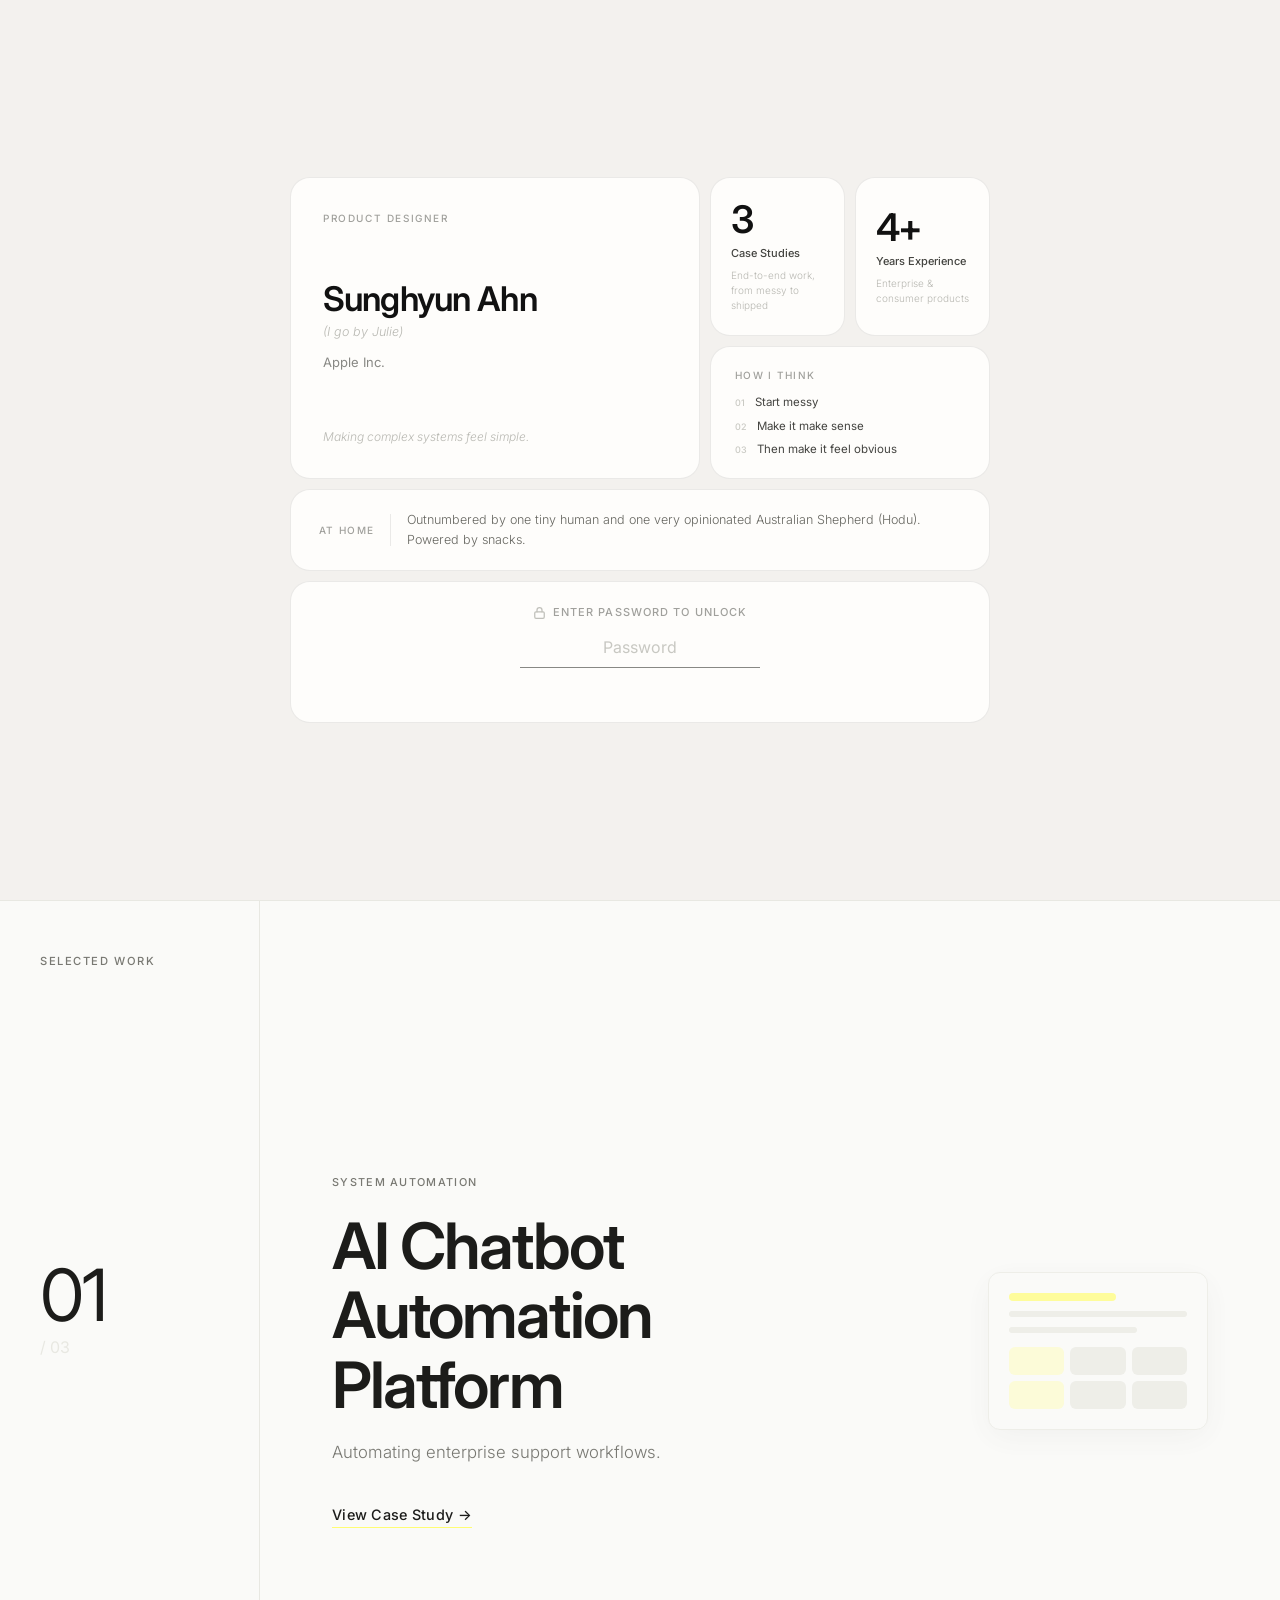
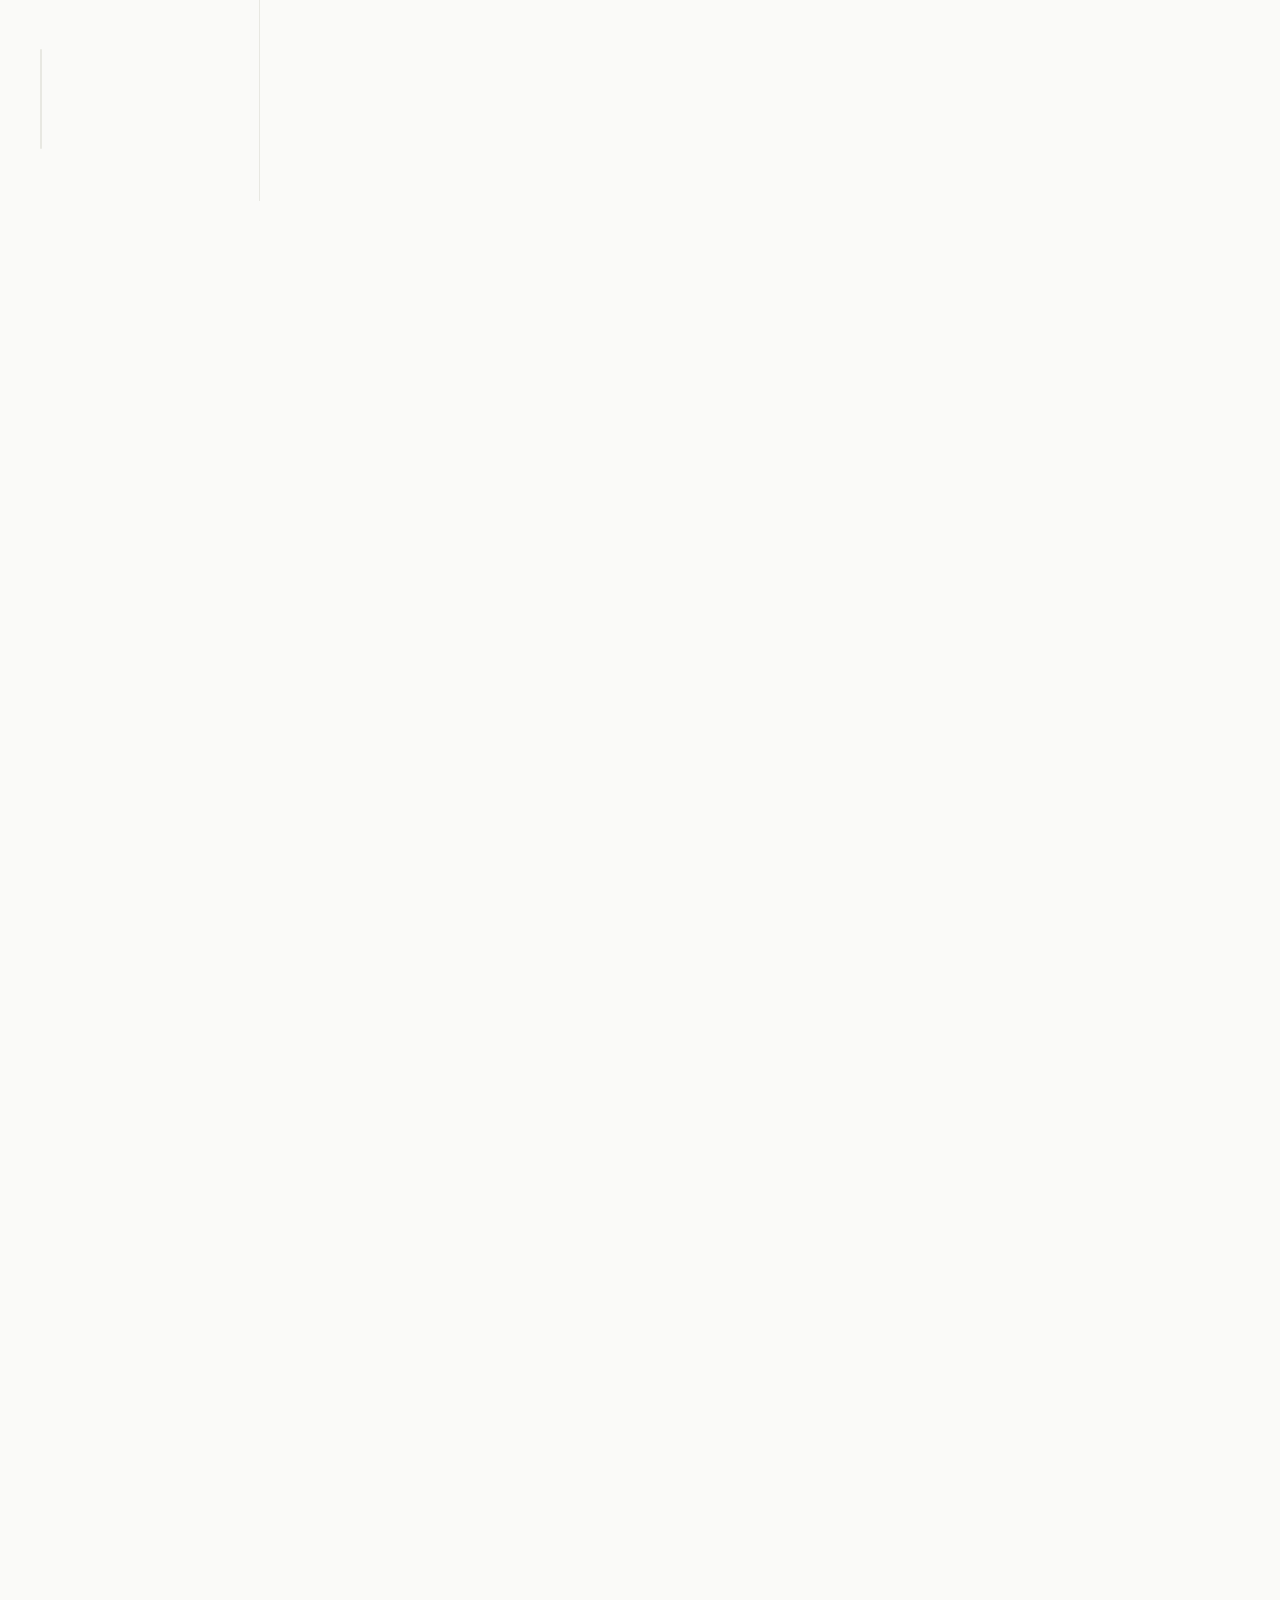
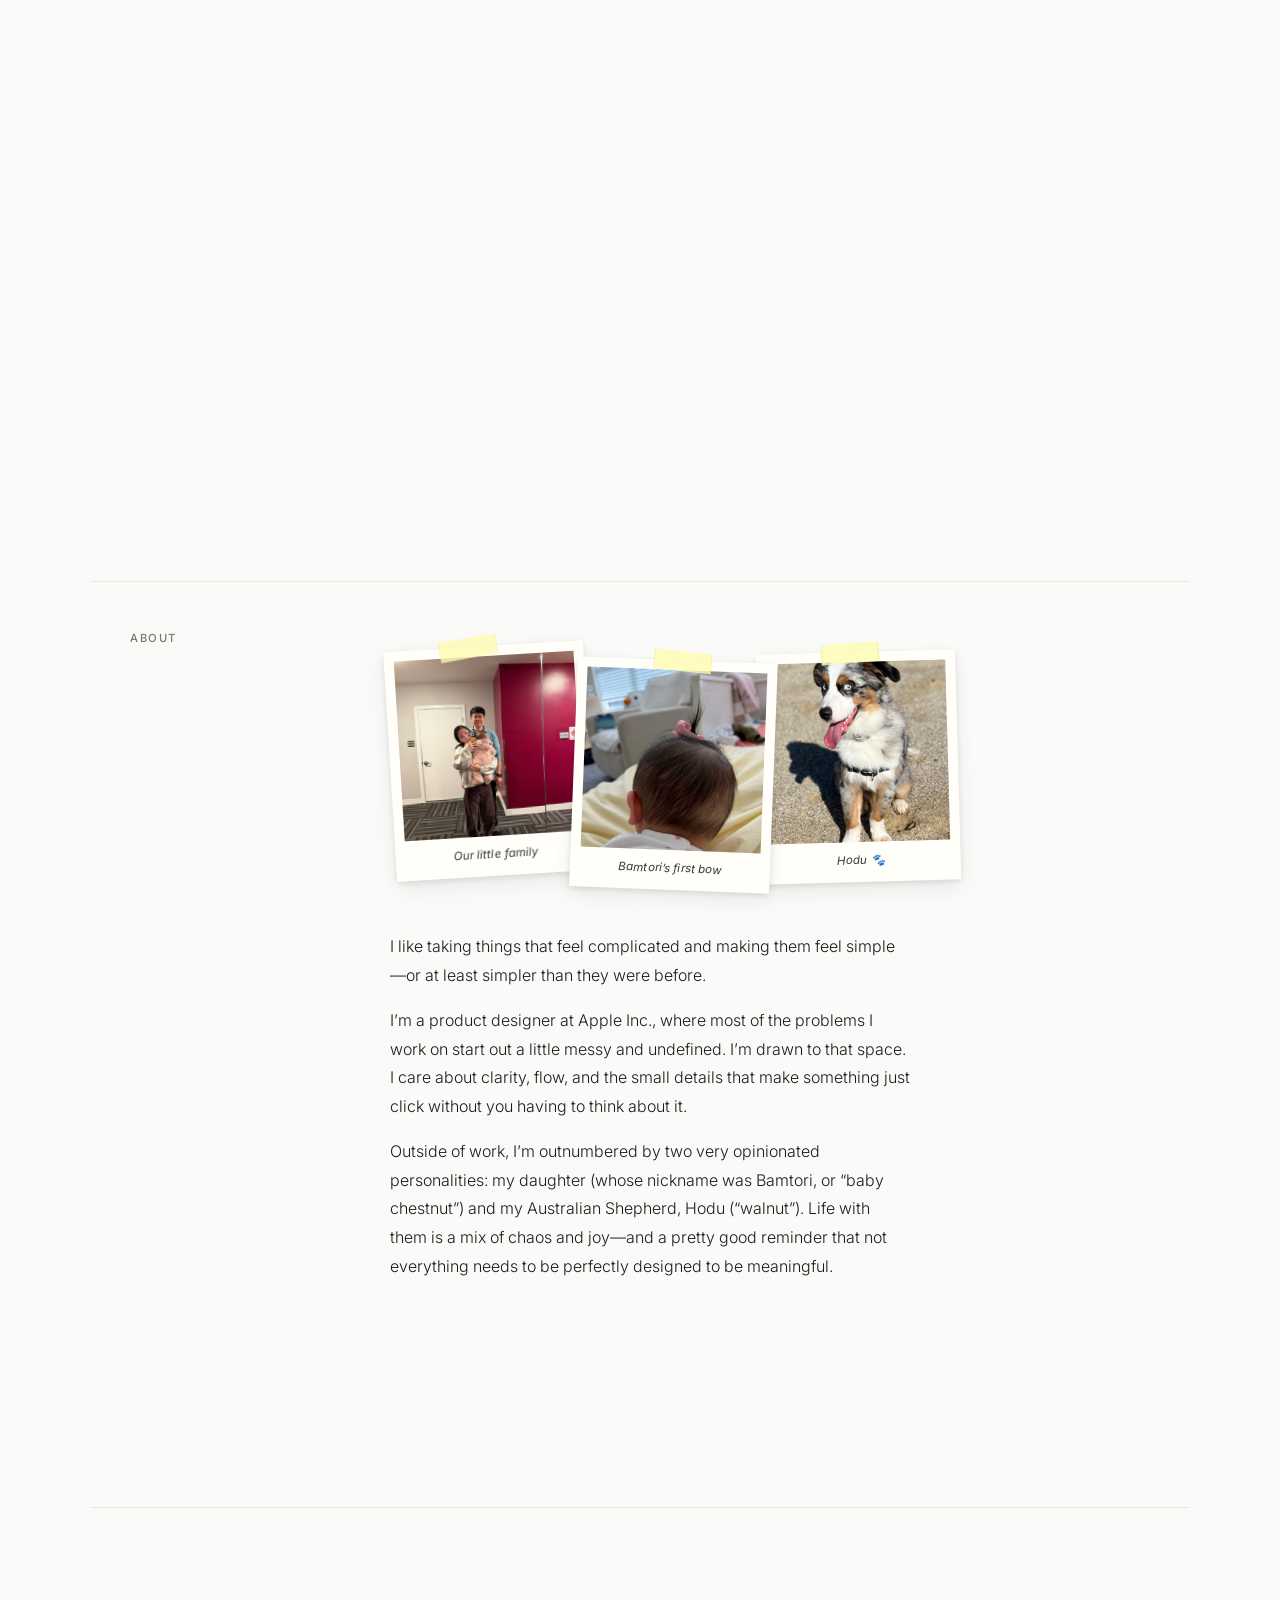
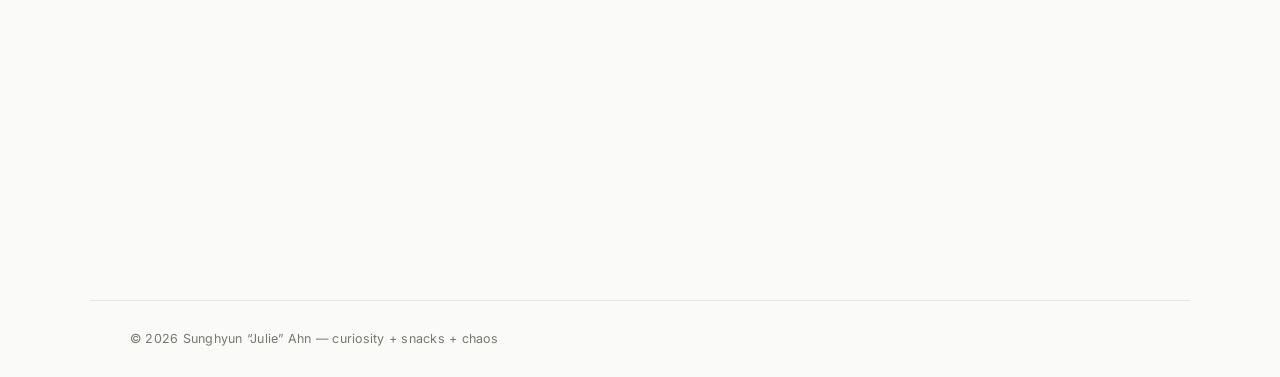
<file: index.html>
<!DOCTYPE html>
<html lang="en">
<head>
    <meta charset="UTF-8">
    <meta name="viewport" content="width=device-width, initial-scale=1.0">
    <meta name="description" content="Julie Ahn — Product Designer at Apple. Professional remover of unnecessary steps.">
    <title>Julie Ahn — Product Designer</title>
    <link rel="preconnect" href="https://fonts.googleapis.com">
    <link rel="preconnect" href="https://fonts.gstatic.com" crossorigin>
    <link href="https://fonts.googleapis.com/css2?family=Inter:wght@300;400;500;600;700&display=swap" rel="stylesheet">
    <link rel="stylesheet" href="styles.css">
    <script src="gate.js"></script>
    <script>
        history.scrollRestoration = 'manual';
        if (window.location.hash) {
            history.replaceState(null, '', window.location.pathname);
        }
        // Apply saved theme before first paint to prevent flash
        (function () {
            var saved = localStorage.getItem('theme');
            var prefersDark = window.matchMedia('(prefers-color-scheme: dark)').matches;
            if (saved === 'dark' || (!saved && prefersDark)) {
                document.documentElement.setAttribute('data-theme', 'dark');
            }
        })();
    </script>
</head>
<body>

    <!-- Theme Toggle -->
    <button class="theme-toggle" id="themeToggle" aria-label="Switch to dark mode">
        <svg class="icon-moon" width="16" height="16" viewBox="0 0 16 16" fill="none" xmlns="http://www.w3.org/2000/svg" aria-hidden="true">
            <path d="M13.5 10.5A6 6 0 0 1 5.5 2.5a6.5 6.5 0 1 0 8 8z" stroke="currentColor" stroke-width="1.5" stroke-linecap="round" stroke-linejoin="round"/>
        </svg>
        <svg class="icon-sun" width="16" height="16" viewBox="0 0 16 16" fill="none" xmlns="http://www.w3.org/2000/svg" aria-hidden="true">
            <circle cx="8" cy="8" r="3" stroke="currentColor" stroke-width="1.5"/>
            <line x1="8" y1="1" x2="8" y2="2.5" stroke="currentColor" stroke-width="1.5" stroke-linecap="round"/>
            <line x1="8" y1="13.5" x2="8" y2="15" stroke="currentColor" stroke-width="1.5" stroke-linecap="round"/>
            <line x1="1" y1="8" x2="2.5" y2="8" stroke="currentColor" stroke-width="1.5" stroke-linecap="round"/>
            <line x1="13.5" y1="8" x2="15" y2="8" stroke="currentColor" stroke-width="1.5" stroke-linecap="round"/>
            <line x1="3.05" y1="3.05" x2="4.1" y2="4.1" stroke="currentColor" stroke-width="1.5" stroke-linecap="round"/>
            <line x1="11.9" y1="11.9" x2="12.95" y2="12.95" stroke="currentColor" stroke-width="1.5" stroke-linecap="round"/>
            <line x1="11.9" y1="4.1" x2="12.95" y2="3.05" stroke="currentColor" stroke-width="1.5" stroke-linecap="round"/>
            <line x1="3.05" y1="12.95" x2="4.1" y2="11.9" stroke="currentColor" stroke-width="1.5" stroke-linecap="round"/>
        </svg>
    </button>

    <!-- Custom Cursor -->
    <div class="cursor-inner" aria-hidden="true"></div>
    <div class="cursor-outer" aria-hidden="true">
        <span class="cursor-label"></span>
    </div>

    <main>

        <!-- Hero -->
        <section class="hero" id="hero" aria-label="Introduction">
            <div class="hero-content">

                <!-- Top row: name + location/time -->
                <div class="hero-top-row">
                    <p class="hero-label">Sunghyun &#8220;Julie&#8221; Ahn</p>
                    <p class="hero-meta" aria-label="Your location and local time">
                        <span class="hero-location" id="heroLocation"></span>
                        <span class="hero-meta-sep" id="heroMetaSep" aria-hidden="true" style="display:none">&middot;</span>
                        <span class="hero-time" id="heroTime" aria-live="off"></span>
                    </p>
                </div>

                <!-- Eraser interaction -->
                <div class="eraser-wrap">
                    <div class="eraser-container" id="eraserContainer">
                        <h1 class="hero-title" id="textOriginal">Professional remover of unnecessary steps.</h1>
                        <h1 class="eraser-reveal" id="textReveal">Only what matters remains.</h1>
                        <canvas id="eraserCanvas" aria-hidden="true"></canvas>
                    </div>
                    <p class="eraser-hint">Hover to remove the unnecessary</p>
                </div>

                <!-- Bottom row: sub + role -->
                <div class="hero-bottom-row">
                    <p class="hero-sub">Designing tools that make complex systems feel simple.</p>
                    <span class="hero-role">Product Designer @ Apple</span>
                </div>

            </div>

            <!-- Scroll indicator -->
            <div class="hero-scroll" aria-hidden="true">
                <span class="hero-scroll-label">scroll</span>
                <div class="hero-scroll-line"></div>
            </div>
        </section>

        <!-- Work -->
        <section class="work" id="work" aria-label="Selected work">
            <div class="work-sticky-wrapper">
                <div class="work-sticky-inner">

                    <!-- Left panel: counter + progress -->
                    <div class="work-sticky-left">
                        <span class="section-label">Selected Work</span>
                        <div class="work-counter-wrap">
                            <span class="work-counter-current">01</span>
                            <span class="work-counter-total">/ 03</span>
                        </div>
                        <div class="work-progress-track" aria-hidden="true">
                            <div class="work-progress-fill"></div>
                        </div>
                    </div>

                    <!-- Right panel: slides -->
                    <div class="work-sticky-right">

                        <article class="work-slide is-active" data-index="0">
                            <div class="slide-visual" aria-hidden="true">
                                <div class="slide-visual-card">
                                    <div class="svc-bar"></div>
                                    <div class="svc-row"></div>
                                    <div class="svc-row svc-row--short"></div>
                                    <div class="svc-grid">
                                        <div class="svc-cell"></div><div class="svc-cell"></div><div class="svc-cell"></div>
                                        <div class="svc-cell"></div><div class="svc-cell"></div><div class="svc-cell"></div>
                                    </div>
                                </div>
                            </div>
                            <div class="slide-content">
                                <span class="project-tag">System Automation</span>
                                <h2 class="project-title">AI Chatbot Automation Platform</h2>
                                <p class="project-desc">Automating enterprise support workflows.</p>
                                <a href="projects/ai-automation.html" class="project-cta">View Case Study &#8594;</a>
                            </div>
                        </article>

                        <article class="work-slide" data-index="1">
                            <div class="slide-visual" aria-hidden="true">
                                <div class="slide-visual-card">
                                    <div class="svc-bar"></div>
                                    <div class="svc-row"></div>
                                    <div class="svc-row svc-row--short"></div>
                                    <div class="svc-grid">
                                        <div class="svc-cell"></div><div class="svc-cell"></div><div class="svc-cell"></div>
                                        <div class="svc-cell"></div><div class="svc-cell"></div><div class="svc-cell"></div>
                                    </div>
                                </div>
                            </div>
                            <div class="slide-content">
                                <span class="project-tag">Internal Tools</span>
                                <h2 class="project-title">Enterprise Tooling</h2>
                                <p class="project-desc">Designing internal tools used by 100k employees.</p>
                                <a href="projects/enterprise-tooling.html" class="project-cta">View Case Study &#8594;</a>
                            </div>
                        </article>

                        <article class="work-slide" data-index="2">
                            <div class="slide-visual" aria-hidden="true">
                                <div class="slide-visual-card">
                                    <div class="svc-bar"></div>
                                    <div class="svc-row"></div>
                                    <div class="svc-row svc-row--short"></div>
                                    <div class="svc-grid">
                                        <div class="svc-cell"></div><div class="svc-cell"></div><div class="svc-cell"></div>
                                        <div class="svc-cell"></div><div class="svc-cell"></div><div class="svc-cell"></div>
                                    </div>
                                </div>
                            </div>
                            <div class="slide-content">
                                <span class="project-tag">Employee Experience</span>
                                <h2 class="project-title">Coaching Platform</h2>
                                <p class="project-desc">Simplifying performance management workflows.</p>
                                <a href="projects/coaching-platform.html" class="project-cta">View Case Study &#8594;</a>
                            </div>
                        </article>

                        <!-- Soft cursor glow -->
                        <div class="work-glow" aria-hidden="true"></div>

                    </div>
                </div>
            </div>
        </section>

        <!-- About -->
        <section class="about" id="about" aria-label="About Julie">
            <div class="about-inner">
                <span class="section-label">About</span>
                <div class="about-right">

                    <!-- Polaroid cluster -->
                    <div class="polaroid-cluster" aria-label="Personal photos">

                        <div class="polaroid polaroid--1">
                            <img src="images/about-family.jpg" alt="Our little family" onerror="this.style.opacity='0'">
                            <p class="polaroid-caption">Our little family</p>
                        </div>

                        <div class="polaroid polaroid--2">
                            <img src="images/about-bamtori.jpg" alt="Bamtori's first bow" onerror="this.style.opacity='0'">
                            <p class="polaroid-caption">Bamtori&rsquo;s first bow</p>
                        </div>

                        <div class="polaroid polaroid--3">
                            <img src="images/about-hodu.jpg" alt="Hodu the Australian Shepherd" onerror="this.style.opacity='0'">
                            <p class="polaroid-caption">Hodu 🐾</p>
                        </div>

                    </div>

                    <!-- Bio -->
                    <div class="about-bio">
                        <p>I like taking things that feel complicated and making them feel simple&mdash;or at least simpler than they were before.</p>
                        <p>I&rsquo;m a product designer at Apple Inc., where most of the problems I work on start out a little messy and undefined. I&rsquo;m drawn to that space. I care about clarity, flow, and the small details that make something just click without you having to think about it.</p>
                        <p>Outside of work, I&rsquo;m outnumbered by two very opinionated personalities: my daughter (whose nickname was Bamtori, or &#8220;baby chestnut&#8221;) and my Australian Shepherd, Hodu (&#8220;walnut&#8221;). Life with them is a mix of chaos and joy&mdash;and a pretty good reminder that not everything needs to be perfectly designed to be meaningful.</p>
                    </div>

                    <a href="resume.pdf" class="btn" download>Download Resume &#8595;</a>

                </div>
            </div>
        </section>

        <!-- Contact -->
        <section class="contact" id="contact" aria-label="Contact">
            <div class="contact-inner">
                <h2 class="contact-title">Oh, hello there.</h2>
                <div class="contact-links">
                    <a href="mailto:julieahn192@gmail.com" class="contact-link">julieahn192@gmail.com</a>
                    <a href="https://www.linkedin.com/in/julieshahn" target="_blank" rel="noopener noreferrer" class="contact-link">LinkedIn &#8599;</a>
                </div>
            </div>
        </section>

    </main>

    <footer class="footer" role="contentinfo">
        <p>&#169; 2026 Sunghyun &#8220;Julie&#8221; Ahn &mdash; curiosity + snacks + chaos</p>
    </footer>

    <script src="script.js"></script>
</body>
</html>
</file>
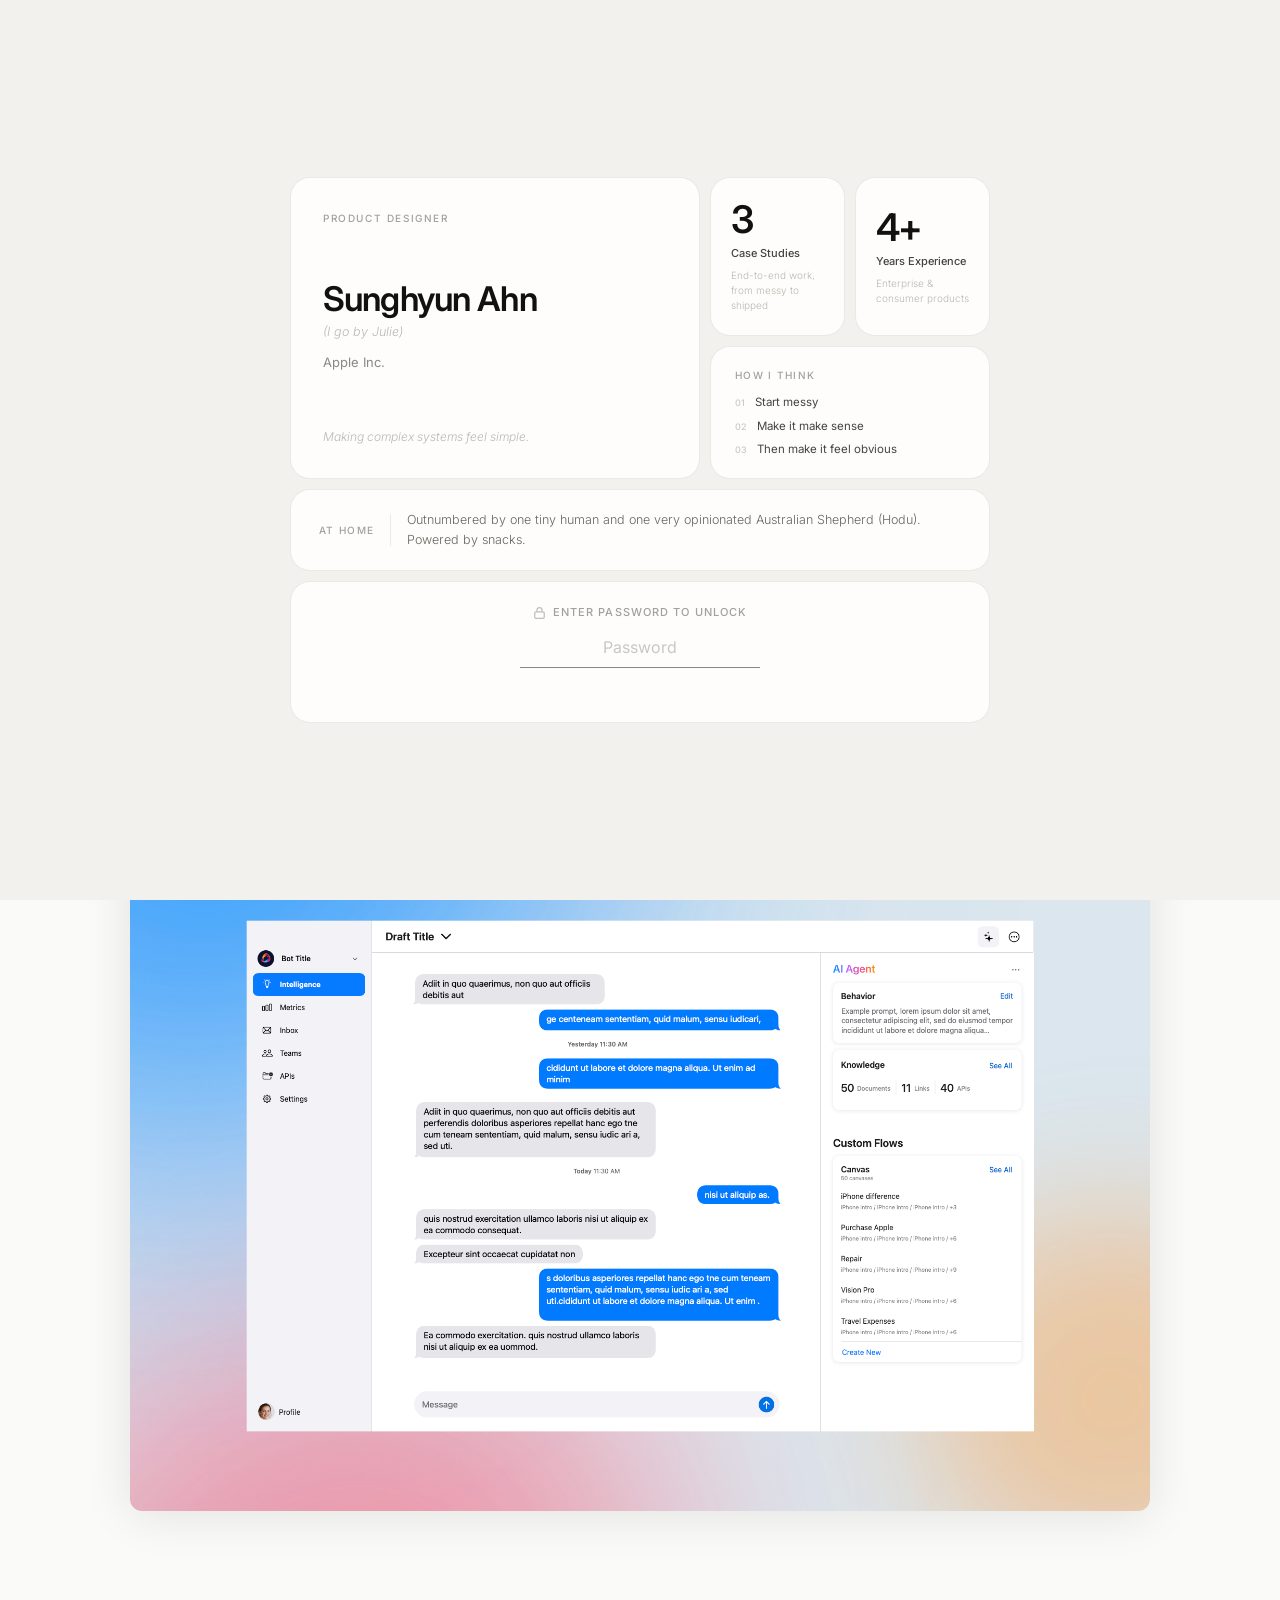
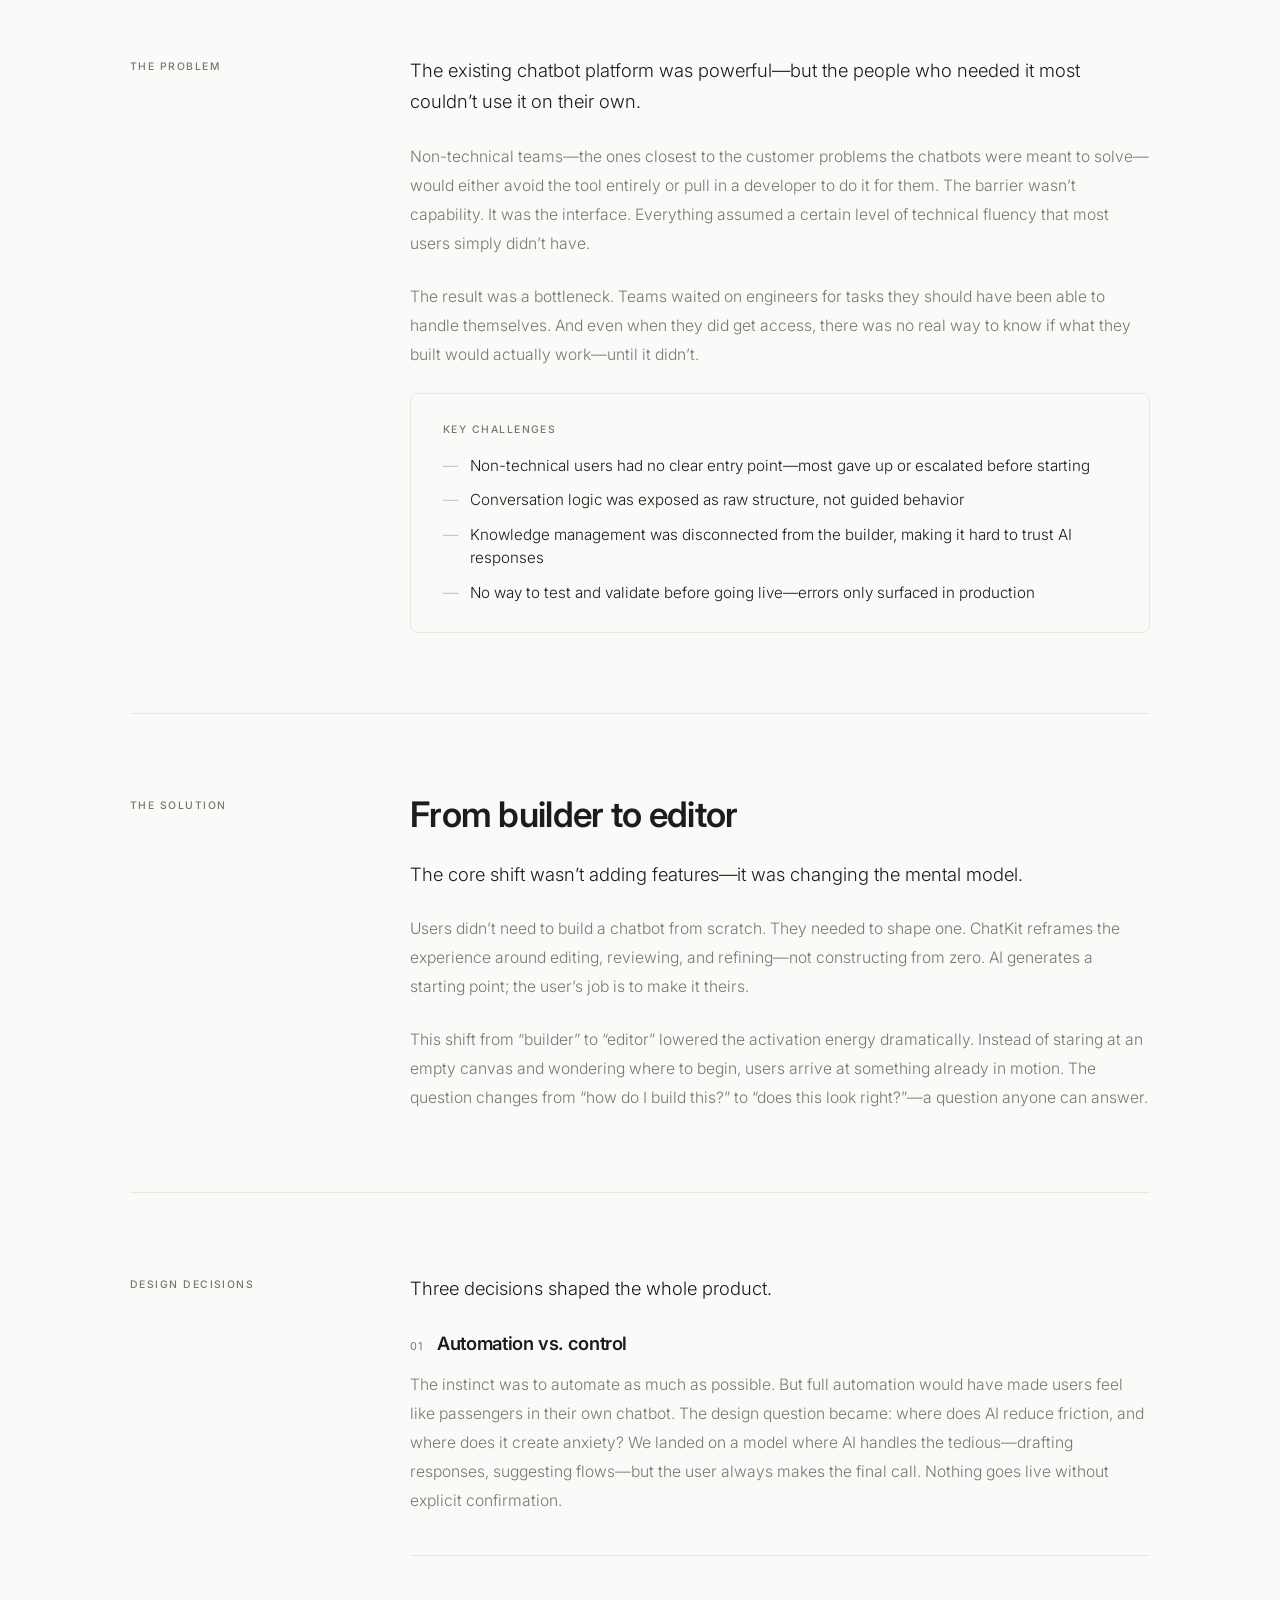
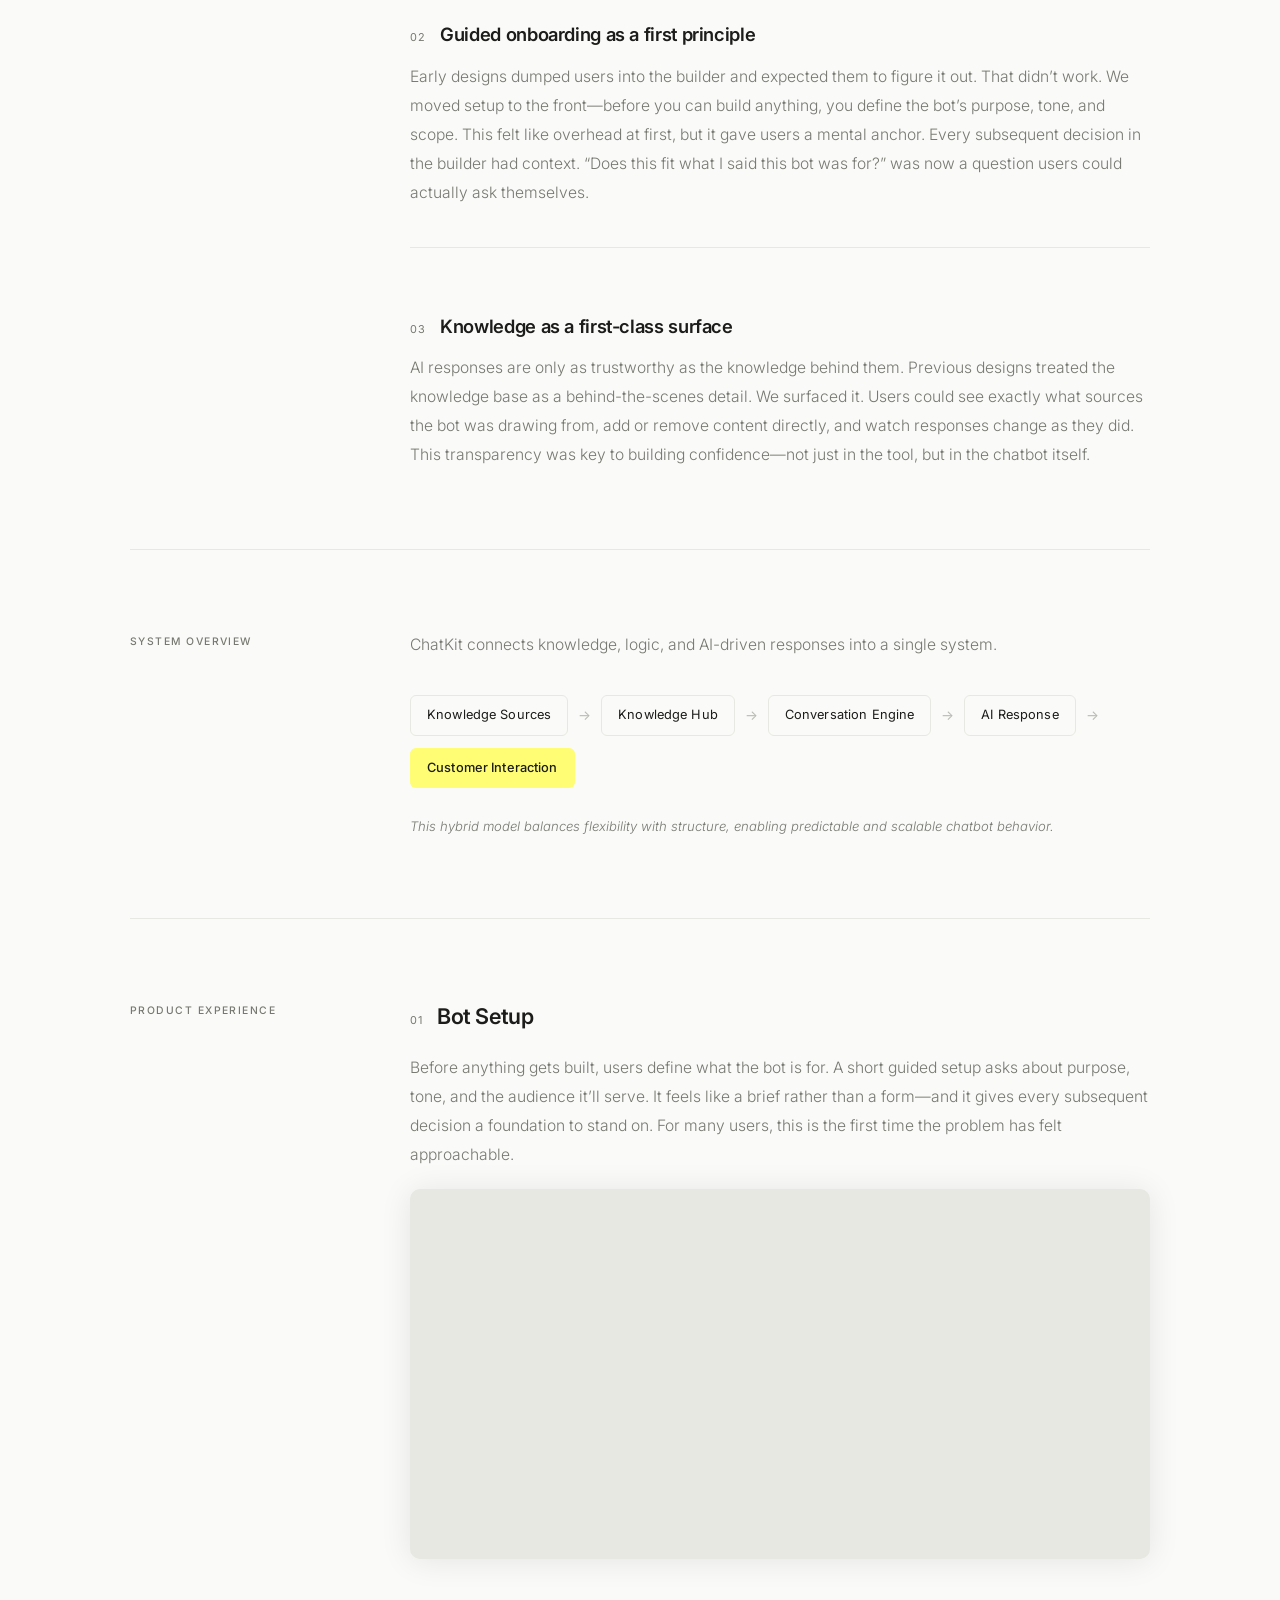
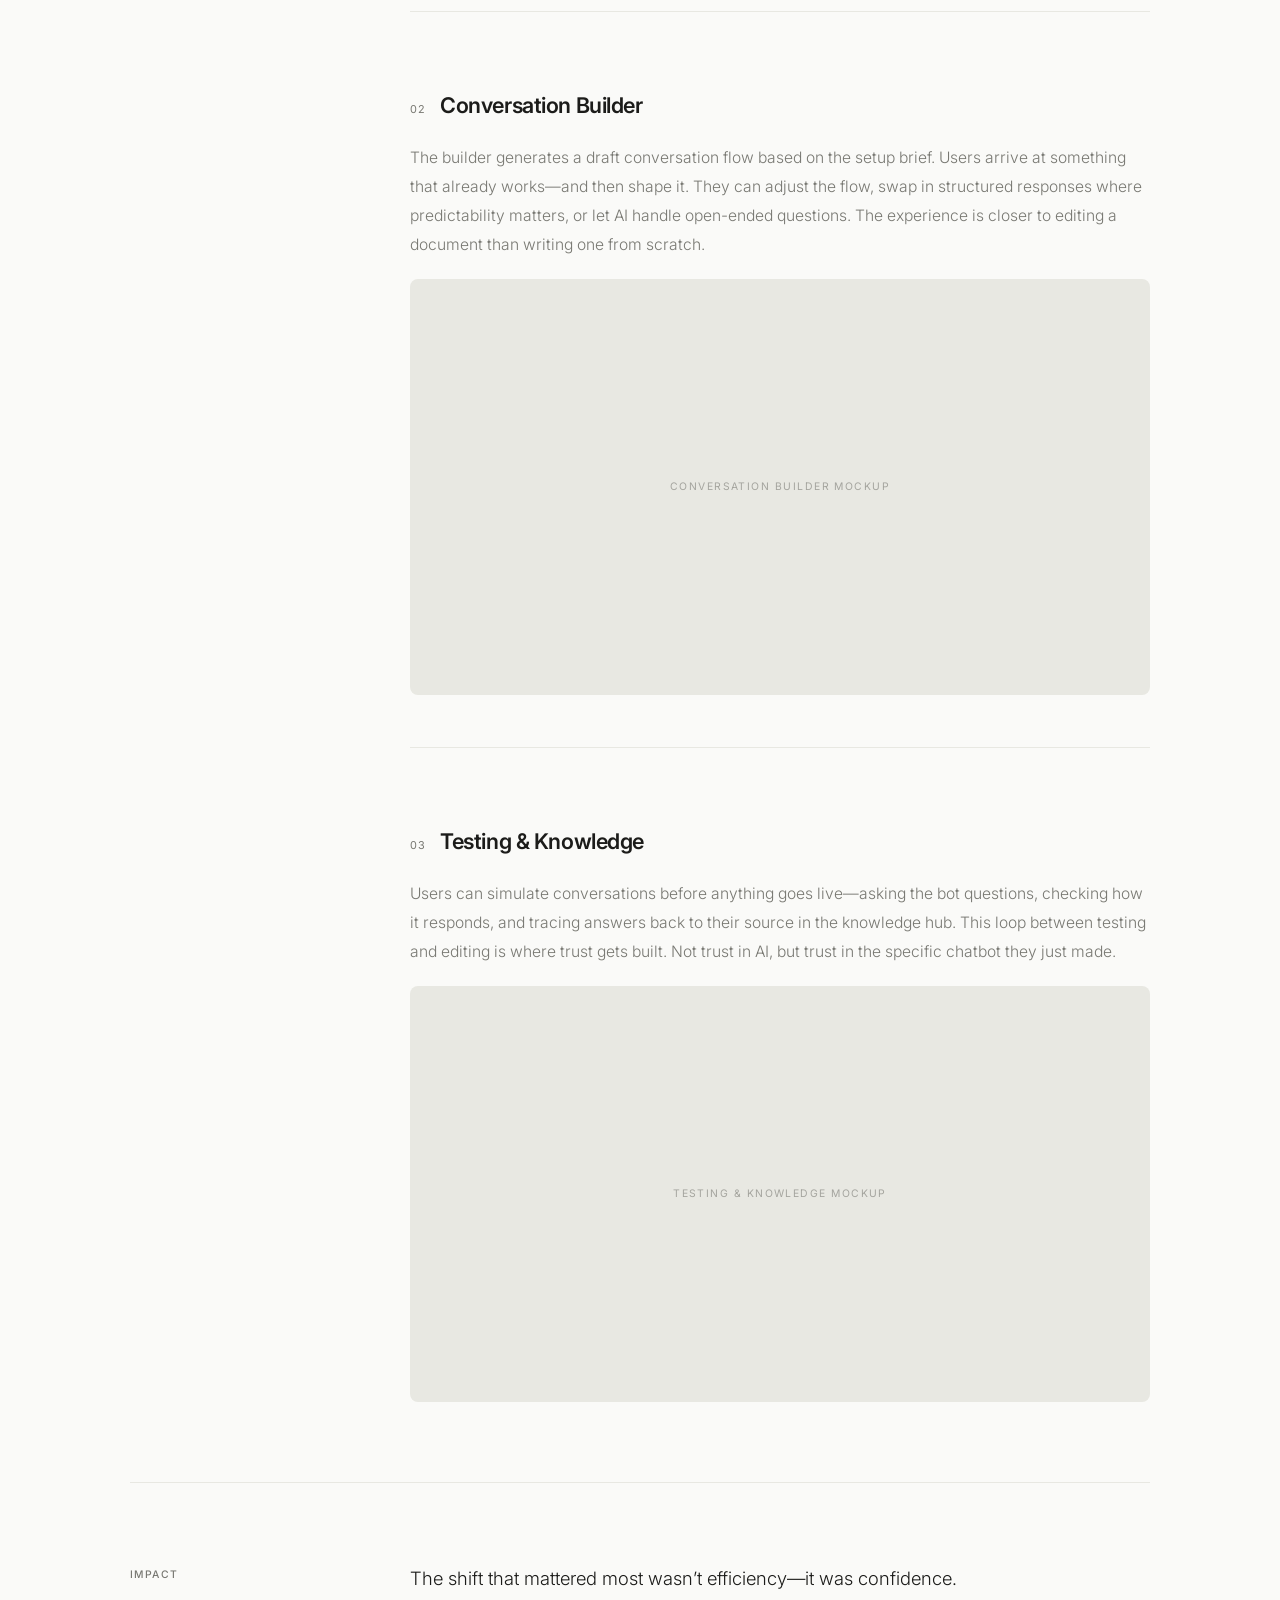
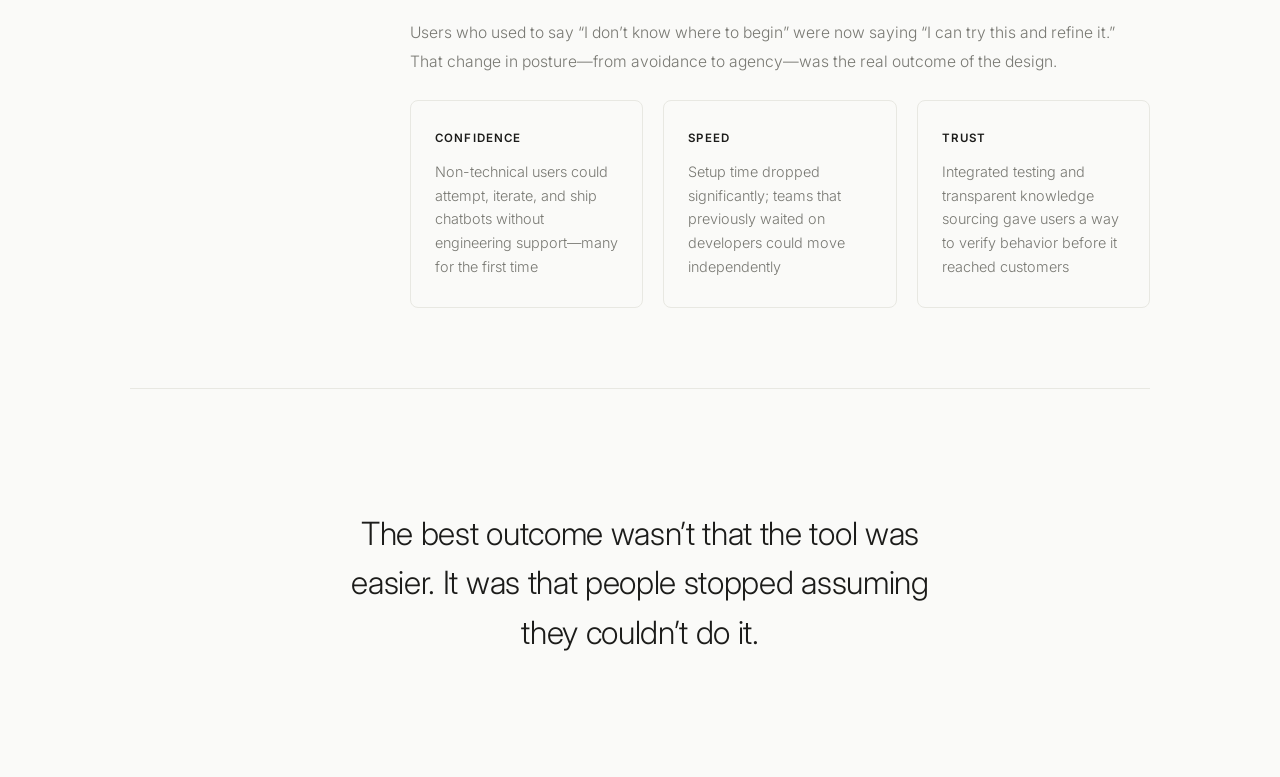
<file: projects/ai-automation.html>
<!DOCTYPE html>
<html lang="en">
<head>
    <meta charset="UTF-8">
    <meta name="viewport" content="width=device-width, initial-scale=1.0">
    <meta name="description" content="ChatKit — AI Chatbot Automation Platform case study by Julie Ahn">
    <title>ChatKit — Julie Ahn</title>
    <link rel="preconnect" href="https://fonts.googleapis.com">
    <link rel="preconnect" href="https://fonts.gstatic.com" crossorigin>
    <link href="https://fonts.googleapis.com/css2?family=Inter:wght@300;400;500;600;700&display=swap" rel="stylesheet">
    <link rel="stylesheet" href="../styles.css">
    <script src="../gate.js"></script>
    <script>
        (function () {
            var saved = localStorage.getItem('theme');
            if (saved === 'dark' || (!saved && window.matchMedia('(prefers-color-scheme: dark)').matches)) {
                document.documentElement.setAttribute('data-theme', 'dark');
            }
        })();
    </script>
    <style>
        /* ── Fixed UI ───────────────────────────────────────────── */
        .cs-back {
            position: fixed;
            top: 24px;
            left: 24px;
            z-index: 200;
            height: 36px;
            padding: 0 16px;
            border-radius: 100px;
            border: 1px solid var(--border);
            background: var(--bg);
            color: var(--text-muted);
            font-family: 'Inter', sans-serif;
            font-size: 0.8rem;
            font-weight: 400;
            text-decoration: none;
            display: inline-flex;
            align-items: center;
            gap: 8px;
            letter-spacing: 0.02em;
            cursor: none;
            transition: color 0.2s ease, border-color 0.2s ease, background-color 0.3s ease;
        }
        .cs-back:hover {
            color: var(--text);
            border-color: var(--text-muted);
        }

        /* ── Simplify floating button ───────────────────────────── */
        @keyframes cs-fade-up {
            from { opacity: 0; transform: translateY(8px); }
            to   { opacity: 1; transform: translateY(0); }
        }
        @keyframes cs-pulse-border {
            0%, 100% {
                border-color: rgba(242, 170, 191, 0.4);
                box-shadow: 0 0 0 0 rgba(242, 170, 191, 0);
            }
            50% {
                border-color: rgba(242, 170, 191, 1);
                box-shadow: 0 0 0 4px rgba(242, 170, 191, 0.12);
            }
        }

        .cs-simplify-wrap {
            padding: 28px 0 0;
            opacity: 0;
            animation: cs-fade-up 0.5s ease 0.6s forwards;
        }
        .cs-simplify {
            display: inline-flex;
            align-items: center;
            gap: 10px;
            height: 44px;
            padding: 0 20px;
            border-radius: 100px;
            border: 1px solid rgba(242, 170, 191, 0.4);
            background: rgba(242, 170, 191, 0.06);
            font-family: 'Inter', sans-serif;
            font-size: 0.85rem;
            font-weight: 400;
            color: var(--text);
            letter-spacing: 0.01em;
            cursor: none;
            animation: cs-pulse-border 3s ease-in-out infinite;
            transition: background 0.2s ease, border-color 0.2s ease, box-shadow 0.2s ease;
        }
        .cs-simplify:hover {
            background: rgba(242, 170, 191, 0.13);
            border-color: rgba(242, 170, 191, 1);
            box-shadow: 0 0 0 4px rgba(242, 170, 191, 0.12);
            animation: none;
        }
        .cs-simplify-label-muted {
            color: var(--text-muted);
        }
        .cs-simplify-arrow {
            font-size: 0.8rem;
            color: #F2AABF;
            transition: transform 0.2s ease;
        }
        .cs-simplify:hover .cs-simplify-arrow { transform: translateX(3px); }

        /* ── Compact fixed fallback ──────────────────────────────── */
        .cs-simplify-fixed {
            position: fixed;
            bottom: 28px;
            right: 28px;
            z-index: 200;
            display: inline-flex;
            align-items: center;
            gap: 8px;
            height: 40px;
            padding: 0 18px;
            border-radius: 100px;
            border: 1px solid rgba(242, 170, 191, 0.4);
            background: var(--bg);
            font-family: 'Inter', sans-serif;
            font-size: 0.82rem;
            font-weight: 400;
            color: var(--text);
            letter-spacing: 0.01em;
            cursor: none;
            opacity: 0;
            transform: translateY(8px);
            pointer-events: none;
            transition: opacity 0.3s ease, transform 0.3s ease, background 0.2s ease, border-color 0.2s ease, box-shadow 0.2s ease;
            animation: cs-pulse-border 3s ease-in-out infinite;
            box-shadow: 0 2px 16px rgba(0,0,0,0.08);
        }
        [data-theme="dark"] .cs-simplify-fixed {
            box-shadow: 0 2px 16px rgba(0,0,0,0.3);
        }
        .cs-simplify-fixed.is-visible {
            opacity: 1;
            transform: translateY(0);
            pointer-events: all;
        }
        .cs-simplify-fixed:hover {
            background: rgba(242, 170, 191, 0.1);
            border-color: rgba(242, 170, 191, 1);
            box-shadow: 0 0 0 4px rgba(242, 170, 191, 0.12);
            animation: none;
        }
        .cs-simplify-fixed .cs-simplify-arrow {
            font-size: 0.78rem;
            color: #F2AABF;
            transition: transform 0.2s ease;
        }
        .cs-simplify-fixed:hover .cs-simplify-arrow { transform: translateX(3px); }

        /* ── Summary backdrop ───────────────────────────────────── */
        .cs-summary-overlay {
            display: none;
            position: fixed;
            inset: 0;
            z-index: 300;
            background: rgba(0, 0, 0, 0);
            backdrop-filter: blur(0px);
            -webkit-backdrop-filter: blur(0px);
            transition: background 0.3s ease, backdrop-filter 0.3s ease, -webkit-backdrop-filter 0.3s ease;
            overflow-y: auto;
            padding: 60px 24px 60px;
            display: flex;
            align-items: flex-start;
            justify-content: center;
        }
        .cs-summary-overlay { display: none; }
        .cs-summary-overlay.is-visible { display: flex; }
        .cs-summary-overlay.is-animating {
            background: rgba(200, 195, 185, 0.25);
            backdrop-filter: blur(12px);
            -webkit-backdrop-filter: blur(12px);
        }
        [data-theme="dark"] .cs-summary-overlay.is-animating {
            background: rgba(10, 10, 8, 0.35);
            backdrop-filter: blur(12px);
            -webkit-backdrop-filter: blur(12px);
        }

        /* ── The note card ───────────────────────────────────────── */
        .cs-summary-card {
            width: 100%;
            max-width: 620px;
            background: #FEFCF7;
            border-radius: 4px;
            box-shadow: 0 8px 48px rgba(0,0,0,0.18), 0 2px 8px rgba(0,0,0,0.08);
            padding: 48px 48px 44px;
            position: relative;
            transform: translateY(12px) rotate(0.4deg);
            opacity: 0;
            transition: transform 0.3s ease, opacity 0.3s ease;
            margin-top: 40px;
        }
        .cs-summary-overlay.is-animating .cs-summary-card {
            transform: translateY(0) rotate(0.4deg);
            opacity: 1;
        }
        [data-theme="dark"] .cs-summary-card {
            background: #1F1F1A;
            box-shadow: 0 8px 48px rgba(0,0,0,0.5), 0 2px 8px rgba(0,0,0,0.3);
        }
        /* Tape strip at top */
        .cs-summary-card::before {
            content: '';
            position: absolute;
            top: -14px;
            left: 50%;
            transform: translateX(-50%) rotate(-1deg);
            width: 72px;
            height: 26px;
            background: rgba(200, 195, 175, 0.55);
            border-radius: 2px;
        }
        [data-theme="dark"] .cs-summary-card::before {
            background: rgba(120, 115, 95, 0.45);
        }

        .cs-summary-top {
            display: flex;
            align-items: center;
            justify-content: space-between;
            margin-bottom: 32px;
        }
        .cs-summary-label {
            font-size: 0.62rem;
            letter-spacing: 0.16em;
            text-transform: uppercase;
            color: var(--text-muted);
            font-weight: 500;
        }
        .cs-summary-close {
            height: 30px;
            padding: 0 12px;
            border-radius: 100px;
            border: 1px solid var(--border);
            background: transparent;
            color: var(--text-muted);
            font-family: 'Inter', sans-serif;
            font-size: 0.75rem;
            font-weight: 400;
            cursor: none;
            display: inline-flex;
            align-items: center;
            gap: 6px;
            letter-spacing: 0.02em;
            transition: color 0.2s ease, border-color 0.2s ease;
        }
        .cs-summary-close:hover { color: var(--text); border-color: var(--text-muted); }

        .cs-summary-title {
            font-size: 2rem;
            font-weight: 600;
            letter-spacing: -0.03em;
            line-height: 1.05;
            color: var(--text);
            margin: 0 0 4px;
        }
        .cs-summary-sub {
            font-size: 0.92rem;
            font-weight: 300;
            color: var(--text-muted);
            margin: 0 0 28px;
        }
        .cs-summary-meta {
            display: flex;
            gap: 28px;
            flex-wrap: wrap;
            margin-bottom: 28px;
            padding-bottom: 28px;
            border-bottom: 1px solid var(--border);
        }
        .cs-summary-meta-item { display: flex; flex-direction: column; gap: 4px; }
        .cs-summary-meta-label {
            font-size: 0.6rem;
            letter-spacing: 0.14em;
            text-transform: uppercase;
            color: var(--text-muted);
            font-weight: 500;
        }
        .cs-summary-meta-value {
            font-size: 0.88rem;
            color: var(--text);
            font-weight: 400;
        }
        .cs-summary-block {
            display: grid;
            grid-template-columns: 110px 1fr;
            gap: 16px 28px;
            margin-bottom: 20px;
            align-items: start;
        }
        .cs-summary-block-label {
            font-size: 0.6rem;
            letter-spacing: 0.14em;
            text-transform: uppercase;
            color: var(--text-muted);
            font-weight: 500;
            padding-top: 3px;
        }
        .cs-summary-block-body {
            font-size: 0.9rem;
            color: var(--text);
            font-weight: 300;
            line-height: 1.7;
            margin: 0;
        }
        .cs-summary-block-body strong { font-weight: 500; }
        .cs-summary-pills {
            display: flex;
            flex-wrap: wrap;
            gap: 6px;
        }
        .cs-summary-pill {
            font-size: 0.75rem;
            color: var(--text-muted);
            border: 1px solid var(--border);
            border-radius: 100px;
            padding: 3px 10px;
            font-weight: 400;
            line-height: 1.5;
        }
        .cs-summary-divider {
            border: none;
            border-top: 1px solid var(--border);
            margin: 24px 0;
        }
        .cs-summary-cta {
            display: flex;
            align-items: center;
            justify-content: space-between;
            flex-wrap: wrap;
            gap: 12px;
            padding-top: 24px;
            border-top: 1px solid var(--border);
        }
        .cs-summary-cta p {
            font-size: 0.82rem;
            color: var(--text-muted);
            font-weight: 300;
            margin: 0;
        }
        .cs-summary-expand {
            height: 32px;
            padding: 0 14px;
            border-radius: 100px;
            border: 1px solid var(--border);
            background: transparent;
            color: var(--text);
            font-family: 'Inter', sans-serif;
            font-size: 0.78rem;
            font-weight: 400;
            cursor: none;
            display: inline-flex;
            align-items: center;
            gap: 6px;
            letter-spacing: 0.02em;
            transition: border-color 0.2s ease;
        }
        .cs-summary-expand:hover { border-color: var(--text); }

        @media (max-width: 600px) {
            .cs-summary-card { padding: 36px 28px 32px; margin-top: 56px; }
            .cs-summary-block { grid-template-columns: 1fr; gap: 6px 0; margin-bottom: 20px; }
        }

        /* ── Main wrapper ───────────────────────────────────────── */
        .cs-main {
            max-width: var(--max-width);
            margin: 0 auto;
            padding: 0 var(--pad-x);
        }

        /* ── Hero ───────────────────────────────────────────────── */
        .cs-hero {
            padding: 160px 0 80px;
            border-bottom: 1px solid var(--border);
        }
        .cs-tag {
            display: block;
            font-size: 0.7rem;
            letter-spacing: 0.14em;
            text-transform: uppercase;
            color: var(--text-muted);
            font-weight: 500;
            margin-bottom: 24px;
        }
        .cs-title {
            font-family: 'Inter', sans-serif;
            font-size: clamp(3.8rem, 9vw, 7.5rem);
            font-weight: 600;
            letter-spacing: -0.03em;
            line-height: 1.0;
            color: var(--text);
            margin-bottom: 40px;
        }
        .cs-hero-meta {
            display: grid;
            grid-template-columns: 1fr 1fr;
            gap: 48px;
            max-width: 800px;
        }
        .cs-subtitle {
            font-size: 1.25rem;
            font-weight: 300;
            color: var(--text);
            line-height: 1.5;
            margin: 0;
        }
        .cs-hero-desc {
            font-size: 0.98rem;
            color: var(--text-muted);
            font-weight: 300;
            line-height: 1.8;
            margin: 0;
        }

        /* ── Quick Facts ────────────────────────────────────────── */
        .cs-facts {
            padding: 44px 0;
            border-bottom: 1px solid var(--border);
            display: flex;
            gap: 64px;
            flex-wrap: wrap;
        }
        .cs-fact {
            display: flex;
            flex-direction: column;
            gap: 8px;
        }
        .cs-fact-label {
            font-size: 0.65rem;
            letter-spacing: 0.14em;
            text-transform: uppercase;
            color: var(--text-muted);
            font-weight: 500;
        }
        .cs-fact-value {
            font-size: 0.92rem;
            color: var(--text);
            font-weight: 400;
            max-width: 300px;
            line-height: 1.55;
        }

        /* ── Hero image ─────────────────────────────────────────── */
        .cs-hero-img-wrap {
            margin: 64px 0;
            border-radius: 12px;
            overflow: hidden;
            box-shadow: 0 4px 48px rgba(0,0,0,0.10);
        }
        .cs-hero-img {
            display: block;
            width: 100%;
            height: auto;
        }
        [data-theme="dark"] .cs-hero-img-wrap {
            box-shadow: 0 4px 48px rgba(0,0,0,0.45);
        }

        /* ── Mockup placeholders ────────────────────────────────── */
        .cs-mockup {
            width: 100%;
            aspect-ratio: 16 / 9;
            background: var(--border);
            border-radius: 8px;
            display: flex;
            flex-direction: column;
            align-items: center;
            justify-content: center;
            gap: 8px;
        }
        .cs-mockup--hero {
            aspect-ratio: 21 / 9;
            margin: 64px 0;
        }
        .cs-mockup-label {
            font-size: 0.65rem;
            letter-spacing: 0.14em;
            text-transform: uppercase;
            color: var(--text-muted);
            opacity: 0.6;
        }

        /* ── Sections ───────────────────────────────────────────── */
        .cs-section {
            padding: 80px 0;
            border-bottom: 1px solid var(--border);
        }
        .cs-section-inner {
            display: grid;
            grid-template-columns: 200px 1fr;
            gap: 80px;
            align-items: start;
        }
        .cs-section-label {
            font-size: 0.65rem;
            letter-spacing: 0.14em;
            text-transform: uppercase;
            color: var(--text-muted);
            font-weight: 500;
            padding-top: 4px;
            position: sticky;
            top: 80px;
        }
        .cs-section-body {
            display: flex;
            flex-direction: column;
            gap: 24px;
        }
        .cs-section-title {
            font-size: clamp(1.6rem, 3vw, 2.2rem);
            font-weight: 600;
            letter-spacing: -0.02em;
            line-height: 1.15;
            color: var(--text);
            margin: 0;
        }
        .cs-lead {
            font-size: 1.15rem;
            font-weight: 300;
            color: var(--text);
            line-height: 1.7;
            margin: 0;
        }
        .cs-body {
            font-size: 0.98rem;
            color: var(--text-muted);
            font-weight: 300;
            line-height: 1.85;
            margin: 0;
        }

        /* ── Challenges card ────────────────────────────────────── */
        .cs-challenges {
            padding: 28px 32px;
            border: 1px solid var(--border);
            border-radius: 8px;
            display: flex;
            flex-direction: column;
            gap: 16px;
        }
        .cs-challenges-label {
            font-size: 0.65rem;
            letter-spacing: 0.14em;
            text-transform: uppercase;
            color: var(--text-muted);
            font-weight: 500;
        }
        .cs-challenge-list {
            list-style: none;
            margin: 0;
            padding: 0;
            display: flex;
            flex-direction: column;
            gap: 12px;
        }
        .cs-challenge-list li {
            font-size: 0.95rem;
            color: var(--text);
            font-weight: 300;
            display: flex;
            align-items: flex-start;
            gap: 12px;
            line-height: 1.5;
        }
        .cs-challenge-list li::before {
            content: '—';
            color: var(--text-muted);
            flex-shrink: 0;
            opacity: 0.5;
        }

        /* ── System flow diagram ────────────────────────────────── */
        .cs-flow {
            display: flex;
            align-items: center;
            flex-wrap: wrap;
            gap: 0;
            row-gap: 12px;
            padding: 12px 0 4px;
        }
        .cs-flow-step {
            padding: 9px 16px;
            border: 1px solid var(--border);
            border-radius: 6px;
            font-size: 0.8rem;
            color: var(--text);
            font-weight: 400;
            white-space: nowrap;
            background: var(--bg);
            letter-spacing: 0.01em;
        }
        .cs-flow-step--accent {
            background: var(--accent);
            border-color: transparent;
            font-weight: 500;
        }
        [data-theme="dark"] .cs-flow-step--accent {
            background: var(--text);
            color: var(--bg);
            border-color: transparent;
        }
        .cs-flow-arrow {
            font-size: 0.85rem;
            color: var(--text-muted);
            padding: 0 10px;
            opacity: 0.5;
        }
        .cs-caption {
            font-size: 0.82rem;
            color: var(--text-muted);
            font-weight: 300;
            line-height: 1.65;
            font-style: italic;
            margin: 0;
        }

        /* ── Product features ───────────────────────────────────── */
        .cs-feature {
            display: flex;
            flex-direction: column;
            gap: 20px;
            padding-bottom: 52px;
            border-bottom: 1px solid var(--border);
        }
        .cs-feature:last-child {
            border-bottom: none;
            padding-bottom: 0;
        }
        .cs-feature + .cs-feature { margin-top: 52px; }
        .cs-feature-header {
            display: flex;
            align-items: baseline;
            gap: 14px;
        }
        .cs-feature-num {
            font-size: 0.68rem;
            color: var(--text-muted);
            letter-spacing: 0.1em;
            font-weight: 400;
        }
        .cs-feature-title {
            font-size: 1.35rem;
            font-weight: 600;
            letter-spacing: -0.02em;
            color: var(--text);
            margin: 0;
        }

        /* ── Feature images ─────────────────────────────────────── */
        .cs-feature-img-wrap {
            border-radius: 10px;
            overflow: hidden;
            box-shadow: 0 2px 32px rgba(0,0,0,0.09);
            background: var(--border);
        }
        .cs-feature-img {
            display: block;
            width: 100%;
            height: auto;
        }
        [data-theme="dark"] .cs-feature-img-wrap {
            box-shadow: 0 2px 32px rgba(0,0,0,0.40);
        }

        /* ── Impact grid ────────────────────────────────────────── */
        .cs-impact-grid {
            display: grid;
            grid-template-columns: repeat(3, 1fr);
            gap: 20px;
        }
        .cs-impact-item {
            display: flex;
            flex-direction: column;
            gap: 12px;
            padding: 28px 24px;
            border: 1px solid var(--border);
            border-radius: 8px;
            transition: border-color 0.3s ease;
        }
        .cs-impact-label {
            font-size: 0.72rem;
            letter-spacing: 0.1em;
            text-transform: uppercase;
            font-weight: 600;
            color: var(--text);
        }
        .cs-impact-desc {
            font-size: 0.9rem;
            color: var(--text-muted);
            font-weight: 300;
            line-height: 1.65;
            margin: 0;
        }

        /* ── Design decisions ───────────────────────────────────── */
        .cs-decision {
            display: flex;
            flex-direction: column;
            gap: 12px;
            padding-bottom: 40px;
            border-bottom: 1px solid var(--border);
        }
        .cs-decision:last-child {
            border-bottom: none;
            padding-bottom: 0;
        }
        .cs-decision + .cs-decision { margin-top: 40px; }
        .cs-decision-header {
            display: flex;
            align-items: baseline;
            gap: 14px;
        }
        .cs-decision-num {
            font-size: 0.68rem;
            color: var(--text-muted);
            letter-spacing: 0.1em;
            font-weight: 400;
        }
        .cs-decision-title {
            font-size: 1.15rem;
            font-weight: 600;
            letter-spacing: -0.02em;
            color: var(--text);
            margin: 0;
        }

        /* ── Closing ────────────────────────────────────────────── */
        .cs-closing {
            padding: 120px 0;
            text-align: center;
        }
        .cs-closing p {
            font-size: clamp(1.4rem, 3vw, 2rem);
            font-weight: 300;
            color: var(--text);
            line-height: 1.55;
            max-width: 620px;
            margin: 0 auto;
            letter-spacing: -0.01em;
        }

        /* ── Responsive ─────────────────────────────────────────── */
        @media (max-width: 900px) {
            .cs-section-inner {
                grid-template-columns: 160px 1fr;
                gap: 48px;
            }
            .cs-impact-grid {
                grid-template-columns: 1fr 1fr;
            }
        }
        @media (max-width: 600px) {
            .cs-hero { padding: 120px 0 60px; }
            .cs-hero-meta { grid-template-columns: 1fr; gap: 20px; }
            .cs-section-inner { grid-template-columns: 1fr; gap: 20px; }
            .cs-section-label { position: static; }
            .cs-facts { gap: 32px; }
            .cs-impact-grid { grid-template-columns: 1fr; }
            .cs-flow { gap: 0; row-gap: 8px; }
        }
    </style>
</head>
<body>

    <!-- Back button -->
    <a href="../index.html" class="cs-back" aria-label="Back to all work">
        &#8592; Back
    </a>


    <!-- Compact fixed fallback (appears when inline button is off-screen) -->
    <button class="cs-simplify-fixed" id="csSimplifyFixed" aria-label="View quick summary">
        Short on time?
        <span class="cs-simplify-arrow" aria-hidden="true">&#8594;</span>
    </button>

    <!-- Summary overlay -->
    <div class="cs-summary-overlay" id="csSummary" role="dialog" aria-modal="true" aria-label="Case study summary">
        <div class="cs-summary-card">
        <div class="cs-summary-inner">

            <div class="cs-summary-top">
                <span class="cs-summary-label">TL;DR</span>
                <button class="cs-summary-close" id="csSummaryClose">
                    Read full case study &#8594;
                </button>
            </div>

            <h2 class="cs-summary-title">ChatKit</h2>
            <p class="cs-summary-sub">AI Chatbot Automation Platform</p>

            <div class="cs-summary-meta">
                <div class="cs-summary-meta-item">
                    <span class="cs-summary-meta-label">Role</span>
                    <span class="cs-summary-meta-value">Product Designer</span>
                </div>
                <div class="cs-summary-meta-item">
                    <span class="cs-summary-meta-label">Timeline</span>
                    <span class="cs-summary-meta-value">2023 &mdash; 2025</span>
                </div>
                <div class="cs-summary-meta-item">
                    <span class="cs-summary-meta-label">Scope</span>
                    <span class="cs-summary-meta-value">End-to-end product design</span>
                </div>
            </div>

            <hr class="cs-summary-divider">

            <div class="cs-summary-block">
                <span class="cs-summary-block-label">The Problem</span>
                <p class="cs-summary-block-body">Non-technical teams couldn&rsquo;t build chatbots without engineering help. The platform was powerful, but the barrier was the interface&mdash;most users either avoided it or escalated before they even started.</p>
            </div>

            <div class="cs-summary-block">
                <span class="cs-summary-block-label">The Insight</span>
                <p class="cs-summary-block-body">Users didn&rsquo;t need to <em>build</em> a chatbot&mdash;they needed to <strong>edit</strong> one. Shifting from a blank canvas to an AI-generated draft changed the question from &ldquo;how do I start?&rdquo; to &ldquo;does this look right?&rdquo;</p>
            </div>

            <div class="cs-summary-block">
                <span class="cs-summary-block-label">What I Did</span>
                <div>
                    <div class="cs-summary-pills">
                        <span class="cs-summary-pill">Guided onboarding flow</span>
                        <span class="cs-summary-pill">AI-assisted conversation builder</span>
                        <span class="cs-summary-pill">Transparent knowledge management</span>
                        <span class="cs-summary-pill">In-product testing &amp; validation</span>
                    </div>
                </div>
            </div>

            <div class="cs-summary-block">
                <span class="cs-summary-block-label">The Outcome</span>
                <p class="cs-summary-block-body">&ldquo;I don&rsquo;t know where to begin&rdquo; became &ldquo;I can try this and refine it.&rdquo; Non-technical teams could ship chatbots independently&mdash;without waiting on engineering.</p>
            </div>

            <div class="cs-summary-cta">
                <p>Want the details behind the decisions?</p>
                <button class="cs-summary-expand" id="csSummaryExpand">
                    Full case study &#8595;
                </button>
            </div>

        </div><!-- /cs-summary-inner -->
        </div><!-- /cs-summary-card -->
    </div><!-- /cs-summary-overlay -->

    <!-- Theme toggle -->
    <button class="theme-toggle" id="themeToggle" aria-label="Switch to dark mode">
        <svg class="icon-moon" width="16" height="16" viewBox="0 0 16 16" fill="none" xmlns="http://www.w3.org/2000/svg" aria-hidden="true">
            <path d="M13.5 10.5A6 6 0 0 1 5.5 2.5a6.5 6.5 0 1 0 8 8z" stroke="currentColor" stroke-width="1.5" stroke-linecap="round" stroke-linejoin="round"/>
        </svg>
        <svg class="icon-sun" width="16" height="16" viewBox="0 0 16 16" fill="none" xmlns="http://www.w3.org/2000/svg" aria-hidden="true">
            <circle cx="8" cy="8" r="3" stroke="currentColor" stroke-width="1.5"/>
            <line x1="8" y1="1" x2="8" y2="2.5" stroke="currentColor" stroke-width="1.5" stroke-linecap="round"/>
            <line x1="8" y1="13.5" x2="8" y2="15" stroke="currentColor" stroke-width="1.5" stroke-linecap="round"/>
            <line x1="1" y1="8" x2="2.5" y2="8" stroke="currentColor" stroke-width="1.5" stroke-linecap="round"/>
            <line x1="13.5" y1="8" x2="15" y2="8" stroke="currentColor" stroke-width="1.5" stroke-linecap="round"/>
            <line x1="3.05" y1="3.05" x2="4.1" y2="4.1" stroke="currentColor" stroke-width="1.5" stroke-linecap="round"/>
            <line x1="11.9" y1="11.9" x2="12.95" y2="12.95" stroke="currentColor" stroke-width="1.5" stroke-linecap="round"/>
            <line x1="11.9" y1="4.1" x2="12.95" y2="3.05" stroke="currentColor" stroke-width="1.5" stroke-linecap="round"/>
            <line x1="3.05" y1="12.95" x2="4.1" y2="11.9" stroke="currentColor" stroke-width="1.5" stroke-linecap="round"/>
        </svg>
    </button>

    <!-- Custom cursor -->
    <div class="cursor-inner" aria-hidden="true"></div>
    <div class="cursor-outer" aria-hidden="true">
        <span class="cursor-label"></span>
    </div>

    <main class="cs-main">

        <!-- ── Hero ─────────────────────────────────────────────── -->
        <section class="cs-hero" aria-label="Project introduction">
            <span class="cs-tag">System Automation &mdash; 01</span>
            <h1 class="cs-title">ChatKit</h1>
            <div class="cs-hero-meta">
                <p class="cs-subtitle">Designing an AI chatbot builder for non-technical teams.</p>
                <p class="cs-hero-desc">A hybrid system that combines generative AI, structured flows, and knowledge-based responses to simplify chatbot creation at scale.</p>
            </div>
        </section>

        <!-- ── Quick Facts ───────────────────────────────────────── -->
        <div class="cs-facts" role="list" aria-label="Project details">
            <div class="cs-fact" role="listitem">
                <span class="cs-fact-label">Role</span>
                <span class="cs-fact-value">Product Designer</span>
            </div>
            <div class="cs-fact" role="listitem">
                <span class="cs-fact-label">Timeline</span>
                <span class="cs-fact-value">2023 &mdash; 2025</span>
            </div>
            <div class="cs-fact" role="listitem">
                <span class="cs-fact-label">Scope</span>
                <span class="cs-fact-value">Onboarding, conversation builder, knowledge management, testing, and deployment</span>
            </div>
        </div>

        <!-- ── Simplify ─────────────────────────────────────────── -->
        <div class="cs-simplify-wrap">
            <button class="cs-simplify" id="csSimplify" aria-label="View quick summary">
                <span class="cs-simplify-label-muted">Short on time?</span>
                View the summary
                <span class="cs-simplify-arrow" aria-hidden="true">&#8594;</span>
            </button>
        </div>

        <!-- ── Hero mockup ───────────────────────────────────────── -->
        <div class="cs-hero-img-wrap">
            <img src="images/chatkit-hero.png" alt="ChatKit conversation builder interface showing AI agent panel, custom flows, and knowledge management" class="cs-hero-img">
        </div>

        <!-- ── The Problem ──────────────────────────────────────── -->
        <section class="cs-section" aria-label="The problem">
            <div class="cs-section-inner">
                <span class="cs-section-label">The Problem</span>
                <div class="cs-section-body">
                    <p class="cs-lead">The existing chatbot platform was powerful&mdash;but the people who needed it most couldn&rsquo;t use it on their own.</p>
                    <p class="cs-body">Non-technical teams&mdash;the ones closest to the customer problems the chatbots were meant to solve&mdash;would either avoid the tool entirely or pull in a developer to do it for them. The barrier wasn&rsquo;t capability. It was the interface. Everything assumed a certain level of technical fluency that most users simply didn&rsquo;t have.</p>
                    <p class="cs-body">The result was a bottleneck. Teams waited on engineers for tasks they should have been able to handle themselves. And even when they did get access, there was no real way to know if what they built would actually work&mdash;until it didn&rsquo;t.</p>
                    <div class="cs-challenges">
                        <span class="cs-challenges-label">Key challenges</span>
                        <ul class="cs-challenge-list">
                            <li>Non-technical users had no clear entry point&mdash;most gave up or escalated before starting</li>
                            <li>Conversation logic was exposed as raw structure, not guided behavior</li>
                            <li>Knowledge management was disconnected from the builder, making it hard to trust AI responses</li>
                            <li>No way to test and validate before going live&mdash;errors only surfaced in production</li>
                        </ul>
                    </div>
                </div>
            </div>
        </section>

        <!-- ── The Solution ─────────────────────────────────────── -->
        <section class="cs-section" aria-label="The solution">
            <div class="cs-section-inner">
                <span class="cs-section-label">The Solution</span>
                <div class="cs-section-body">
                    <h2 class="cs-section-title">From builder to editor</h2>
                    <p class="cs-lead">The core shift wasn&rsquo;t adding features&mdash;it was changing the mental model.</p>
                    <p class="cs-body">Users didn&rsquo;t need to build a chatbot from scratch. They needed to shape one. ChatKit reframes the experience around editing, reviewing, and refining&mdash;not constructing from zero. AI generates a starting point; the user&rsquo;s job is to make it theirs.</p>
                    <p class="cs-body">This shift from &ldquo;builder&rdquo; to &ldquo;editor&rdquo; lowered the activation energy dramatically. Instead of staring at an empty canvas and wondering where to begin, users arrive at something already in motion. The question changes from &ldquo;how do I build this?&rdquo; to &ldquo;does this look right?&rdquo;&mdash;a question anyone can answer.</p>
                </div>
            </div>
        </section>

        <!-- ── Design Decisions ─────────────────────────────────── -->
        <section class="cs-section" aria-label="Design decisions">
            <div class="cs-section-inner">
                <span class="cs-section-label">Design Decisions</span>
                <div class="cs-section-body">
                    <p class="cs-lead">Three decisions shaped the whole product.</p>

                    <div class="cs-decision">
                        <div class="cs-decision-header">
                            <span class="cs-decision-num">01</span>
                            <h3 class="cs-decision-title">Automation vs. control</h3>
                        </div>
                        <p class="cs-body">The instinct was to automate as much as possible. But full automation would have made users feel like passengers in their own chatbot. The design question became: where does AI reduce friction, and where does it create anxiety? We landed on a model where AI handles the tedious&mdash;drafting responses, suggesting flows&mdash;but the user always makes the final call. Nothing goes live without explicit confirmation.</p>
                    </div>

                    <div class="cs-decision">
                        <div class="cs-decision-header">
                            <span class="cs-decision-num">02</span>
                            <h3 class="cs-decision-title">Guided onboarding as a first principle</h3>
                        </div>
                        <p class="cs-body">Early designs dumped users into the builder and expected them to figure it out. That didn&rsquo;t work. We moved setup to the front&mdash;before you can build anything, you define the bot&rsquo;s purpose, tone, and scope. This felt like overhead at first, but it gave users a mental anchor. Every subsequent decision in the builder had context. &ldquo;Does this fit what I said this bot was for?&rdquo; was now a question users could actually ask themselves.</p>
                    </div>

                    <div class="cs-decision">
                        <div class="cs-decision-header">
                            <span class="cs-decision-num">03</span>
                            <h3 class="cs-decision-title">Knowledge as a first-class surface</h3>
                        </div>
                        <p class="cs-body">AI responses are only as trustworthy as the knowledge behind them. Previous designs treated the knowledge base as a behind-the-scenes detail. We surfaced it. Users could see exactly what sources the bot was drawing from, add or remove content directly, and watch responses change as they did. This transparency was key to building confidence&mdash;not just in the tool, but in the chatbot itself.</p>
                    </div>
                </div>
            </div>
        </section>

        <!-- ── System Overview ──────────────────────────────────── -->
        <section class="cs-section" aria-label="System overview">
            <div class="cs-section-inner">
                <span class="cs-section-label">System Overview</span>
                <div class="cs-section-body">
                    <p class="cs-body">ChatKit connects knowledge, logic, and AI-driven responses into a single system.</p>
                    <div class="cs-flow" role="img" aria-label="System flow: Knowledge Sources to Knowledge Hub to Conversation Engine to AI Response to Customer Interaction">
                        <div class="cs-flow-step">Knowledge Sources</div>
                        <div class="cs-flow-arrow" aria-hidden="true">&#8594;</div>
                        <div class="cs-flow-step">Knowledge Hub</div>
                        <div class="cs-flow-arrow" aria-hidden="true">&#8594;</div>
                        <div class="cs-flow-step">Conversation Engine</div>
                        <div class="cs-flow-arrow" aria-hidden="true">&#8594;</div>
                        <div class="cs-flow-step">AI Response</div>
                        <div class="cs-flow-arrow" aria-hidden="true">&#8594;</div>
                        <div class="cs-flow-step cs-flow-step--accent">Customer Interaction</div>
                    </div>
                    <p class="cs-caption">This hybrid model balances flexibility with structure, enabling predictable and scalable chatbot behavior.</p>
                </div>
            </div>
        </section>

        <!-- ── Product Experience ────────────────────────────────── -->
        <section class="cs-section" aria-label="Product experience">
            <div class="cs-section-inner">
                <span class="cs-section-label">Product Experience</span>
                <div class="cs-section-body">

                    <div class="cs-feature">
                        <div class="cs-feature-header">
                            <span class="cs-feature-num">01</span>
                            <h3 class="cs-feature-title">Bot Setup</h3>
                        </div>
                        <p class="cs-body">Before anything gets built, users define what the bot is for. A short guided setup asks about purpose, tone, and the audience it&rsquo;ll serve. It feels like a brief rather than a form&mdash;and it gives every subsequent decision a foundation to stand on. For many users, this is the first time the problem has felt approachable.</p>
                        <div class="cs-feature-img-wrap">
                            <video class="cs-feature-img" autoplay loop muted playsinline aria-label="Bot setup flow animation">
                                <source src="images/chatkit-botsetup.mp4" type="video/mp4">
                            </video>
                        </div>
                    </div>

                    <div class="cs-feature">
                        <div class="cs-feature-header">
                            <span class="cs-feature-num">02</span>
                            <h3 class="cs-feature-title">Conversation Builder</h3>
                        </div>
                        <p class="cs-body">The builder generates a draft conversation flow based on the setup brief. Users arrive at something that already works&mdash;and then shape it. They can adjust the flow, swap in structured responses where predictability matters, or let AI handle open-ended questions. The experience is closer to editing a document than writing one from scratch.</p>
                        <div class="cs-mockup" aria-hidden="true">
                            <span class="cs-mockup-label">Conversation Builder Mockup</span>
                        </div>
                    </div>

                    <div class="cs-feature">
                        <div class="cs-feature-header">
                            <span class="cs-feature-num">03</span>
                            <h3 class="cs-feature-title">Testing &amp; Knowledge</h3>
                        </div>
                        <p class="cs-body">Users can simulate conversations before anything goes live&mdash;asking the bot questions, checking how it responds, and tracing answers back to their source in the knowledge hub. This loop between testing and editing is where trust gets built. Not trust in AI, but trust in the specific chatbot they just made.</p>
                        <div class="cs-mockup" aria-hidden="true">
                            <span class="cs-mockup-label">Testing &amp; Knowledge Mockup</span>
                        </div>
                    </div>

                </div>
            </div>
        </section>

        <!-- ── Impact ────────────────────────────────────────────── -->
        <section class="cs-section" aria-label="Impact">
            <div class="cs-section-inner">
                <span class="cs-section-label">Impact</span>
                <div class="cs-section-body">
                    <p class="cs-lead">The shift that mattered most wasn&rsquo;t efficiency&mdash;it was confidence.</p>
                    <p class="cs-body">Users who used to say &ldquo;I don&rsquo;t know where to begin&rdquo; were now saying &ldquo;I can try this and refine it.&rdquo; That change in posture&mdash;from avoidance to agency&mdash;was the real outcome of the design.</p>
                    <div class="cs-impact-grid">
                        <div class="cs-impact-item">
                            <span class="cs-impact-label">Confidence</span>
                            <p class="cs-impact-desc">Non-technical users could attempt, iterate, and ship chatbots without engineering support&mdash;many for the first time</p>
                        </div>
                        <div class="cs-impact-item">
                            <span class="cs-impact-label">Speed</span>
                            <p class="cs-impact-desc">Setup time dropped significantly; teams that previously waited on developers could move independently</p>
                        </div>
                        <div class="cs-impact-item">
                            <span class="cs-impact-label">Trust</span>
                            <p class="cs-impact-desc">Integrated testing and transparent knowledge sourcing gave users a way to verify behavior before it reached customers</p>
                        </div>
                    </div>
                </div>
            </div>
        </section>

        <!-- ── Closing ───────────────────────────────────────────── -->
        <section class="cs-closing" aria-label="Closing thought">
            <p>The best outcome wasn&rsquo;t that the tool was easier. It was that people stopped assuming they couldn&rsquo;t do it.</p>
        </section>

    </main>

    <script src="../script.js"></script>
    <script>
        (function () {
            var btn = document.getElementById('csSimplify');
            var overlay = document.getElementById('csSummary');
            var card = overlay.querySelector('.cs-summary-card');
            var closeBtn = document.getElementById('csSummaryClose');
            var expandBtn = document.getElementById('csSummaryExpand');

            function openSummary() {
                overlay.classList.add('is-visible');
                overlay.scrollTop = 0;
                requestAnimationFrame(function () {
                    requestAnimationFrame(function () {
                        overlay.classList.add('is-animating');
                    });
                });
                btn.innerHTML = 'Back to full case study <span class="cs-simplify-arrow" aria-hidden="true">&#8592;</span>';
                btn.style.animation = 'none';
                document.body.style.overflow = 'hidden';
            }

            function closeSummary() {
                overlay.classList.remove('is-animating');
                overlay.addEventListener('transitionend', function handler() {
                    overlay.classList.remove('is-visible');
                    overlay.removeEventListener('transitionend', handler);
                }, { once: true });
                btn.innerHTML = '<span class="cs-simplify-label-muted">Short on time?</span> View the summary <span class="cs-simplify-arrow" aria-hidden="true">&#8594;</span>';
                btn.style.animation = 'cs-pulse-border 3s ease-in-out infinite';
                document.body.style.overflow = '';
            }

            btn.addEventListener('click', function () {
                overlay.classList.contains('is-visible') ? closeSummary() : openSummary();
            });

            // Click backdrop (not the card) to close
            overlay.addEventListener('click', function (e) {
                if (!card.contains(e.target)) closeSummary();
            });

            closeBtn.addEventListener('click', closeSummary);
            expandBtn.addEventListener('click', closeSummary);

            document.addEventListener('keydown', function (e) {
                if (e.key === 'Escape' && overlay.classList.contains('is-visible')) closeSummary();
            });

            // Show compact fixed button when inline one is off-screen
            var fixedBtn = document.getElementById('csSimplifyFixed');
            fixedBtn.addEventListener('click', function () {
                overlay.classList.contains('is-visible') ? closeSummary() : openSummary();
            });

            var observer = new IntersectionObserver(function (entries) {
                fixedBtn.classList.toggle('is-visible', !entries[0].isIntersecting);
            }, { threshold: 0.5 });
            observer.observe(btn);

        })();
    </script>
</body>
</html>
</file>
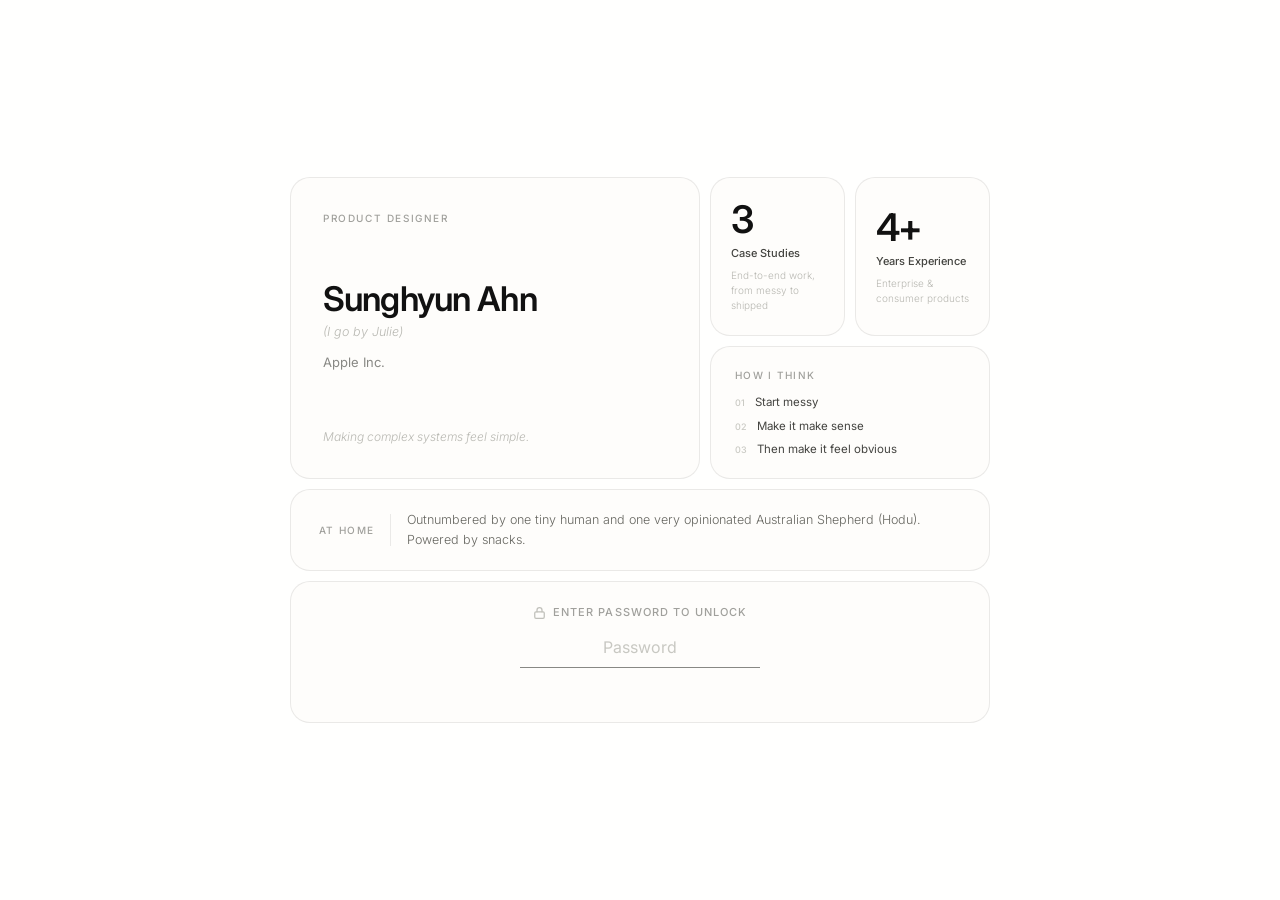
<file: projects/coaching-platform.html>
<!DOCTYPE html>
<html lang="en">
<head>
    <meta charset="UTF-8">
    <meta name="viewport" content="width=device-width, initial-scale=1.0">
    <title>Coaching Platform — Julie Ahn</title>
    <link rel="preconnect" href="https://fonts.googleapis.com">
    <link rel="preconnect" href="https://fonts.gstatic.com" crossorigin>
    <link href="https://fonts.googleapis.com/css2?family=Inter:wght@300;400;500;600;700&display=swap" rel="stylesheet">
    <link rel="stylesheet" href="../styles.css">
    <script src="../gate.js"></script>
    <style>
        .case-stub {
            min-height: 100vh;
            display: flex;
            flex-direction: column;
            align-items: flex-start;
            justify-content: center;
            max-width: var(--max-width);
            margin: 0 auto;
            padding: var(--nav-height) var(--pad-x) 80px;
        }
        .stub-tag {
            font-size: 0.7rem;
            letter-spacing: 0.14em;
            text-transform: uppercase;
            color: var(--text-muted);
            font-weight: 500;
            margin-bottom: 20px;
        }
        .stub-title {
            font-family: 'Inter', sans-serif;
            font-size: clamp(2.4rem, 5vw, 4rem);
            letter-spacing: -0.02em;
            line-height: 1.1;
            margin-bottom: 20px;
        }
        .stub-desc {
            font-size: 1.05rem;
            color: var(--text-muted);
            font-weight: 300;
            margin-bottom: 48px;
            max-width: 480px;
            line-height: 1.65;
        }
        .stub-badge {
            display: inline-block;
            padding: 8px 18px;
            background: var(--accent);
            color: var(--text);
            font-size: 0.82rem;
            font-weight: 500;
            border-radius: 100px;
            margin-bottom: 48px;
            letter-spacing: 0.02em;
        }
        .back-link {
            font-size: 0.88rem;
            color: var(--text-muted);
            text-decoration: none;
            display: inline-flex;
            align-items: center;
            gap: 8px;
            transition: color 0.2s ease;
        }
        .back-link:hover { color: var(--text); }
    </style>
</head>
<body>

    <div class="cursor" aria-hidden="true"></div>

    <nav class="nav" aria-label="Main navigation">
        <a href="../index.html" class="nav-logo">Julie Ahn</a>
        <ul class="nav-links" role="list">
            <li><a href="../index.html#work">Work</a></li>
            <li><a href="../index.html#about">About</a></li>
            <li><a href="../index.html#contact">Contact</a></li>
        </ul>
    </nav>

    <main>
        <div class="case-stub">
            <p class="stub-tag">Employee Experience &mdash; 03</p>
            <h1 class="stub-title">Coaching Platform</h1>
            <p class="stub-desc">Simplifying performance management workflows. Case study coming soon.</p>
            <span class="stub-badge">Case study in progress &#8594;</span>
            <a href="../index.html" class="back-link">&#8592; Back to all work</a>
        </div>
    </main>

    <script src="../script.js"></script>
</body>
</html>
</file>
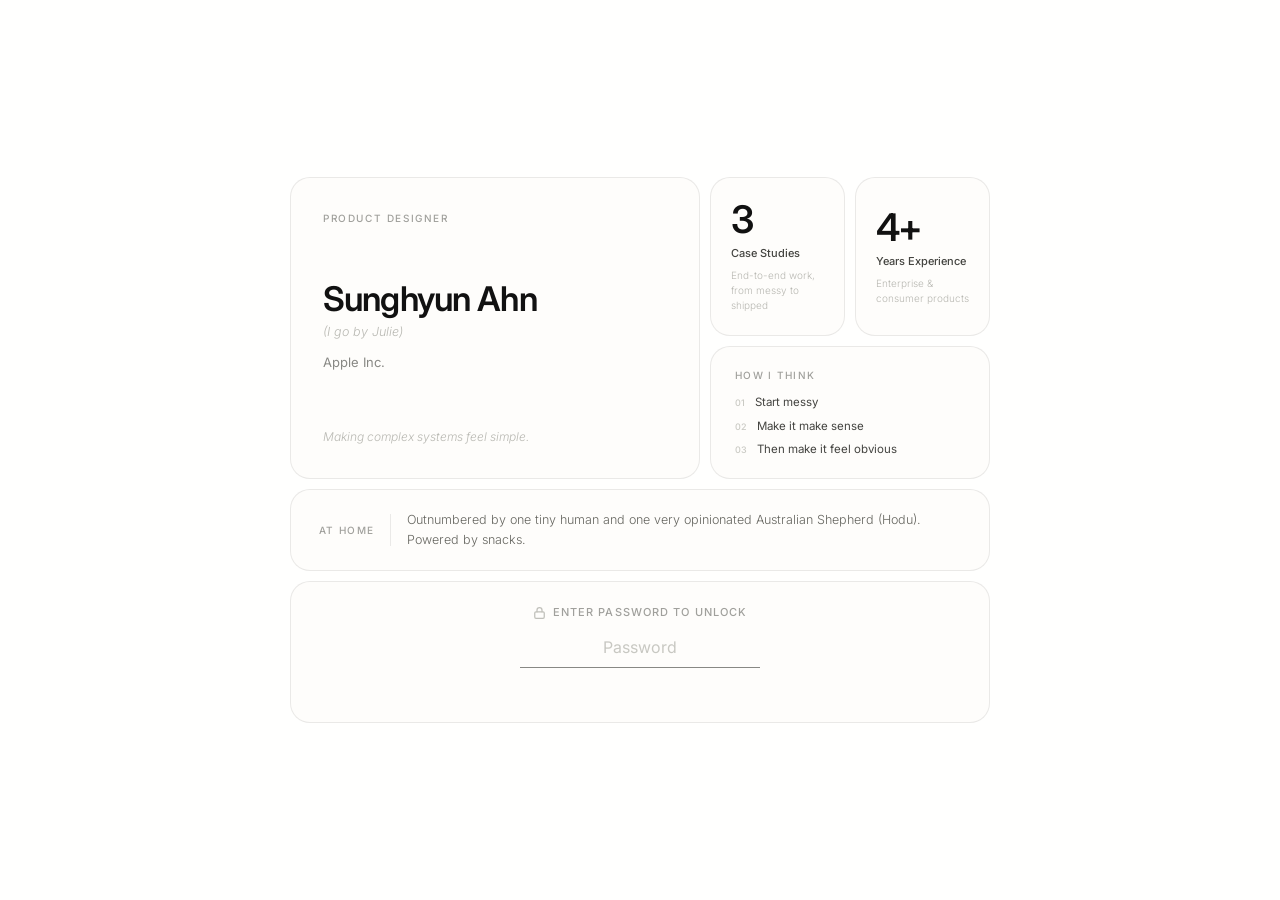
<file: projects/enterprise-tooling.html>
<!DOCTYPE html>
<html lang="en">
<head>
    <meta charset="UTF-8">
    <meta name="viewport" content="width=device-width, initial-scale=1.0">
    <title>Enterprise Tooling — Julie Ahn</title>
    <link rel="preconnect" href="https://fonts.googleapis.com">
    <link rel="preconnect" href="https://fonts.gstatic.com" crossorigin>
    <link href="https://fonts.googleapis.com/css2?family=Inter:wght@300;400;500;600;700&display=swap" rel="stylesheet">
    <link rel="stylesheet" href="../styles.css">
    <script src="../gate.js"></script>
    <style>
        .case-stub {
            min-height: 100vh;
            display: flex;
            flex-direction: column;
            align-items: flex-start;
            justify-content: center;
            max-width: var(--max-width);
            margin: 0 auto;
            padding: var(--nav-height) var(--pad-x) 80px;
        }
        .stub-tag {
            font-size: 0.7rem;
            letter-spacing: 0.14em;
            text-transform: uppercase;
            color: var(--text-muted);
            font-weight: 500;
            margin-bottom: 20px;
        }
        .stub-title {
            font-family: 'Inter', sans-serif;
            font-size: clamp(2.4rem, 5vw, 4rem);
            letter-spacing: -0.02em;
            line-height: 1.1;
            margin-bottom: 20px;
        }
        .stub-desc {
            font-size: 1.05rem;
            color: var(--text-muted);
            font-weight: 300;
            margin-bottom: 48px;
            max-width: 480px;
            line-height: 1.65;
        }
        .stub-badge {
            display: inline-block;
            padding: 8px 18px;
            background: var(--accent);
            color: var(--text);
            font-size: 0.82rem;
            font-weight: 500;
            border-radius: 100px;
            margin-bottom: 48px;
            letter-spacing: 0.02em;
        }
        .back-link {
            font-size: 0.88rem;
            color: var(--text-muted);
            text-decoration: none;
            display: inline-flex;
            align-items: center;
            gap: 8px;
            transition: color 0.2s ease;
        }
        .back-link:hover { color: var(--text); }
    </style>
</head>
<body>

    <div class="cursor" aria-hidden="true"></div>

    <nav class="nav" aria-label="Main navigation">
        <a href="../index.html" class="nav-logo">Julie Ahn</a>
        <ul class="nav-links" role="list">
            <li><a href="../index.html#work">Work</a></li>
            <li><a href="../index.html#about">About</a></li>
            <li><a href="../index.html#contact">Contact</a></li>
        </ul>
    </nav>

    <main>
        <div class="case-stub">
            <p class="stub-tag">Internal Tools &mdash; 02</p>
            <h1 class="stub-title">Enterprise Tooling</h1>
            <p class="stub-desc">Designing internal tools used by 100k employees. Case study coming soon.</p>
            <span class="stub-badge">Case study in progress &#8594;</span>
            <a href="../index.html" class="back-link">&#8592; Back to all work</a>
        </div>
    </main>

    <script src="../script.js"></script>
</body>
</html>
</file>
<file: styles.css>
/* ============================================================
   RESET & ROOT
============================================================ */
*, *::before, *::after {
    margin: 0;
    padding: 0;
    box-sizing: border-box;
}

:root {
    --bg:           #FAFAF8;
    --text:         #1C1C1A;
    --text-muted:   #787872;
    --accent:       #FFFD74;
    --border:       #E8E8E2;
    --card-hover:   rgba(255, 253, 116, 0.14);
    --max-width:    1100px;
    --nav-height:   64px;
    --pad-x:        40px;
    --pad-section:  120px;
}

/* ============================================================
   DARK MODE
============================================================ */
[data-theme="dark"] {
    --bg:           #141412;
    --text:         #EEEDE8;
    --text-muted:   #8A8A82;
    --accent:       #FFFD74;
    --border:       #2E2E2A;
    --card-hover:   rgba(255, 253, 116, 0.08);
    color-scheme: dark;
}

html {
    scroll-behavior: smooth;
}

body {
    font-family: 'Inter', -apple-system, BlinkMacSystemFont, 'Segoe UI', sans-serif;
    background-color: var(--bg);
    color: var(--text);
    line-height: 1.6;
    -webkit-font-smoothing: antialiased;
    -moz-osx-font-smoothing: grayscale;
    cursor: none;
    transition: background-color 0.3s ease, color 0.3s ease;
}

a, button, [role="button"], input, textarea, select {
    cursor: none;
}

/* ============================================================
   THEME TOGGLE BUTTON
============================================================ */
.theme-toggle {
    position: fixed;
    top: 24px;
    right: 24px;
    z-index: 200;
    width: 36px;
    height: 36px;
    border-radius: 50%;
    border: 1px solid var(--border);
    background: var(--bg);
    color: var(--text-muted);
    display: flex;
    align-items: center;
    justify-content: center;
    cursor: none;
    transition: border-color 0.2s ease, color 0.2s ease,
                background-color 0.3s ease;
}

.theme-toggle:hover {
    color: var(--text);
    border-color: var(--text-muted);
}

.theme-toggle .icon-sun { display: none; }

[data-theme="dark"] .theme-toggle .icon-moon { display: none; }
[data-theme="dark"] .theme-toggle .icon-sun  { display: block; }

/* ============================================================
   CUSTOM CURSOR — two rings
============================================================ */

/* Shared ring base */
.cursor-inner,
.cursor-outer {
    position: fixed;
    top: 0;
    left: 0;
    border-radius: 50%;
    pointer-events: none;
    will-change: transform;
    display: flex;
    align-items: center;
    justify-content: center;
}

/* Inner ring — follows mouse with slight lag, smaller */
.cursor-inner {
    width: 16px;
    height: 16px;
    border: 1.5px solid var(--text);
    opacity: 0.8;
    z-index: 99999;
    transition: width 0.25s cubic-bezier(0.34, 1.56, 0.64, 1),
                height 0.25s cubic-bezier(0.34, 1.56, 0.64, 1),
                opacity 0.2s ease,
                border-color 0.2s ease,
                border-radius 0.2s ease,
                background 0.2s ease;
}

/* Outer ring — lags more, larger */
.cursor-outer {
    width: 44px;
    height: 44px;
    border: 1px solid var(--text);
    opacity: 0.3;
    z-index: 99998;
    transition: width 0.4s cubic-bezier(0.34, 1.56, 0.64, 1),
                height 0.4s cubic-bezier(0.34, 1.56, 0.64, 1),
                opacity 0.3s ease,
                border-color 0.3s ease,
                background 0.3s ease,
                border-radius 0.3s ease;
}

/* Hover links/buttons — both expand */
.cursor-inner.is-hovering { width: 22px; height: 22px; opacity: 1; }
.cursor-outer.is-hovering { width: 60px; height: 60px; opacity: 0.5; }

/* Hover project CTAs — hide inner, outer shows label only */
.cursor-inner.is-view { display: none; }
.cursor-outer.is-view {
    width: auto;
    height: auto;
    border: none;
    background: none;
    opacity: 1;
}

/* Text cursor — both collapse to vertical bars */
.cursor-inner.is-text {
    width: 1.5px;
    height: 20px;
    border-radius: 2px;
    background: var(--text);
    border: none;
    opacity: 0.6;
}
.cursor-outer.is-text {
    width: 1.5px;
    height: 32px;
    border-radius: 2px;
    background: var(--text);
    border: none;
    opacity: 0.2;
}

/* Click — both compress */
.cursor-inner.is-clicking { width: 12px; height: 12px; opacity: 1; }
.cursor-outer.is-clicking { width: 36px; height: 36px; opacity: 0.6; }

/* Eraser state */
.cursor-inner.is-erasing {
    width: 24px;
    height: 16px;
    border-radius: 3px;
    border-color: var(--accent);
    background: var(--accent);
    opacity: 0.9;
}
.cursor-outer.is-erasing {
    width: 80px;
    height: 80px;
    border-color: var(--accent);
    opacity: 0.2;
}

/* Label inside outer ring */
.cursor-label {
    font-family: 'Inter', sans-serif;
    font-size: 0.78rem;
    font-weight: 500;
    letter-spacing: 0.04em;
    color: var(--text);
    color: var(--text);
    opacity: 0;
    transition: opacity 0.2s ease;
    white-space: nowrap;
    user-select: none;
}

.cursor-outer.is-view .cursor-label { opacity: 1; }

/* ============================================================
   NAVIGATION
============================================================ */
.nav {
    position: fixed;
    top: 0;
    left: 0;
    right: 0;
    height: var(--nav-height);
    display: flex;
    align-items: center;
    justify-content: space-between;
    padding: 0 var(--pad-x);
    background: rgba(250, 250, 248, 0.88);
    backdrop-filter: blur(16px);
    -webkit-backdrop-filter: blur(16px);
    border-bottom: 1px solid var(--border);
    z-index: 100;
}

.nav-logo {
    font-family: 'Inter', sans-serif;
    font-size: 1.05rem;
    color: var(--text);
    text-decoration: none;
    letter-spacing: -0.01em;
    transition: opacity 0.2s ease;
}

.nav-logo:hover {
    opacity: 0.6;
}

.nav-links {
    display: flex;
    gap: 32px;
    list-style: none;
}

.nav-links a {
    color: var(--text-muted);
    text-decoration: none;
    font-size: 0.88rem;
    font-weight: 400;
    letter-spacing: 0.02em;
    transition: color 0.2s ease;
    position: relative;
}

.nav-links a::after {
    content: '';
    position: absolute;
    bottom: -3px;
    left: 0;
    width: 0;
    height: 2px;
    background: var(--accent);
    border-radius: 2px;
    transition: width 0.28s cubic-bezier(0.4, 0, 0.2, 1);
}

.nav-links a:hover {
    color: var(--text);
}

.nav-links a:hover::after {
    width: 100%;
}

/* ============================================================
   HERO
============================================================ */
.hero {
    min-height: 100vh;
    display: flex;
    align-items: center;
    padding: 0 var(--pad-x);
    max-width: var(--max-width);
    margin: 0 auto;
    position: relative;
}

.hero-content {
    width: 100%;
}

/* Top row: name left, location+time right */
.hero-top-row {
    display: flex;
    justify-content: space-between;
    align-items: baseline;
    margin-bottom: 48px;
    animation: fadeUp 0.8s cubic-bezier(0.4, 0, 0.2, 1) 0.0s both;
}

.hero-label {
    font-size: 0.82rem;
    color: var(--text-muted);
    letter-spacing: 0.06em;
    font-weight: 400;
    margin: 0;
}

.hero-meta {
    font-size: 0.78rem;
    color: var(--text-muted);
    letter-spacing: 0.04em;
    font-weight: 400;
    display: flex;
    align-items: center;
    gap: 8px;
    margin: 0;
}

.hero-meta-sep {
    opacity: 0.4;
}

.hero-time {
    font-variant-numeric: tabular-nums;
    min-width: 70px;
}

.hero-title {
    font-family: 'Inter', sans-serif;
    font-size: clamp(2.8rem, 7vw, 5.5rem);
    font-weight: 600;
    line-height: 1.06;
    letter-spacing: -0.03em;
    color: var(--text);
    margin-bottom: 28px;
    animation: fadeUp 0.85s cubic-bezier(0.4, 0, 0.2, 1) 0.18s both;
    position: relative;
}

/* Bottom row: sub left, role right */
.hero-bottom-row {
    display: flex;
    justify-content: space-between;
    align-items: flex-end;
    gap: 40px;
    animation: fadeUp 0.8s cubic-bezier(0.4, 0, 0.2, 1) 0.52s both;
}

.hero-sub {
    font-size: 1.1rem;
    color: var(--text-muted);
    font-weight: 300;
    max-width: 420px;
    line-height: 1.65;
    margin: 0;
}

.hero-role {
    display: inline-block;
    font-size: 0.78rem;
    color: var(--text-muted);
    letter-spacing: 0.05em;
    padding: 6px 14px;
    border: 1px solid var(--border);
    border-radius: 100px;
    font-weight: 400;
    white-space: nowrap;
    flex-shrink: 0;
}

/* Scroll indicator */
.hero-scroll {
    position: absolute;
    bottom: 36px;
    left: var(--pad-x);
    display: flex;
    align-items: center;
    gap: 12px;
    animation: fadeUp 0.8s cubic-bezier(0.4, 0, 0.2, 1) 0.9s both;
}

.hero-scroll-label {
    font-size: 0.65rem;
    letter-spacing: 0.18em;
    text-transform: uppercase;
    color: var(--text-muted);
    opacity: 0.6;
}

.hero-scroll-line {
    width: 40px;
    height: 1px;
    background: var(--text-muted);
    opacity: 0.3;
    position: relative;
    overflow: hidden;
}

.hero-scroll-line::after {
    content: '';
    position: absolute;
    left: -100%;
    top: 0;
    width: 100%;
    height: 100%;
    background: var(--text);
    animation: scrollPulse 2.2s cubic-bezier(0.4, 0, 0.2, 1) 1.2s infinite;
}

@keyframes scrollPulse {
    0%   { left: -100%; opacity: 1; }
    50%  { left: 0%;    opacity: 1; }
    100% { left: 100%;  opacity: 0; }
}

/* ============================================================
   ERASER INTERACTION
============================================================ */
.eraser-wrap {
    margin-bottom: 28px;
}

.eraser-text-stack {
    position: relative;
    display: inline-block; /* shrink-wrap to text width */
    width: 100%;
}

/* Container — positions canvas + reveal text over original */
.eraser-container {
    position: relative;
    margin-bottom: 28px;
}

/* Reveal text — sits below canvas, shown through erased holes */
.eraser-reveal {
    font-family: 'Inter', sans-serif;
    font-size: clamp(2.8rem, 7vw, 5.5rem);
    font-weight: 600;
    line-height: 1.06;
    letter-spacing: -0.03em;
    color: var(--text);
    margin: 0;
    position: absolute;
    top: 0;
    left: 0;
    width: 100%;
    pointer-events: none;
    z-index: 1;
    display: none;
}

/* Canvas — top layer; filled with BG + orig text drawn on it; destination-out reveals below */
#eraserCanvas {
    position: absolute;
    top: 0;
    left: 0;
    z-index: 4;
    pointer-events: none;
    display: none;
}

/* Hint microcopy */
.eraser-hint {
    font-size: 0.72rem;
    color: var(--text-muted);
    letter-spacing: 0.04em;
    margin-top: 0;
    margin-bottom: 28px;
    font-style: italic;
    animation: fadeUp 0.8s cubic-bezier(0.4, 0, 0.2, 1) 0.38s both;
    transition: opacity 0.4s ease;
}

/* Cursor: eraser state — yellow rectangle, slightly tilted */
.cursor.is-erasing {
    width: 32px;
    height: 22px;
    border-radius: 4px;
    background: var(--accent);
    transform: translate(-50%, -50%) rotate(-12deg);
}

/* ============================================================
   SHARED SECTION STYLES
============================================================ */
.section-label {
    font-size: 0.7rem;
    letter-spacing: 0.14em;
    text-transform: uppercase;
    color: var(--text-muted);
    font-weight: 500;
}

/* ============================================================
   WORK — STICKY STORYTELLING
============================================================ */
.work {
    border-top: 1px solid var(--border);
}

/* Tall wrapper gives scroll room for 3 projects */
.work-sticky-wrapper {
    position: relative;
    height: 320vh;
}

/* Sticky panel that locks in place */
.work-sticky-inner {
    position: sticky;
    top: 0;
    height: 100vh;
    display: grid;
    grid-template-columns: 260px 1fr;
    overflow: hidden;
}

/* ── Left panel ───────────────────────────── */
.work-sticky-left {
    display: flex;
    flex-direction: column;
    justify-content: space-between;
    padding: 52px 40px;
    border-right: 1px solid var(--border);
}

.work-counter-wrap {
    display: flex;
    flex-direction: column;
    gap: 4px;
}

.work-counter-current {
    font-family: 'Inter', sans-serif;
    font-size: 4.5rem;
    line-height: 1;
    letter-spacing: -0.03em;
    color: var(--text);
    transition: opacity 0.3s ease;
}

.work-counter-total {
    font-family: 'Inter', sans-serif;
    font-size: 1rem;
    color: var(--border);
    letter-spacing: -0.01em;
}

.work-progress-track {
    width: 2px;
    height: 100px;
    background: var(--border);
    border-radius: 2px;
    position: relative;
    overflow: hidden;
}

.work-progress-fill {
    position: absolute;
    top: 0;
    left: 0;
    width: 100%;
    height: 0%;
    background: var(--text);
    border-radius: 2px;
}

/* ── Right panel: slides ──────────────────── */
.work-sticky-right {
    position: relative;
    overflow: hidden;
}

/* Soft cursor glow */
.work-glow {
    position: absolute;
    inset: 0;
    pointer-events: none;
    z-index: 2;
    opacity: 0;
    background: radial-gradient(
        circle 440px at var(--cx, 50%) var(--cy, 50%),
        var(--glow-color, rgba(255, 253, 116, 0.22)) 0%,
        transparent 70%
    );
    transition: opacity 0.5s ease;
}

.work-sticky-right.is-hovered .work-glow {
    opacity: 1;
}

.work-slide {
    position: absolute;
    inset: 0;
    display: flex;
    align-items: center;
    padding: 60px 72px;
    opacity: 0;
    transform: translateY(52px);
    z-index: 1;
    transition: opacity 0.6s cubic-bezier(0.4, 0, 0.2, 1),
                transform 0.7s cubic-bezier(0.4, 0, 0.2, 1);
    pointer-events: none;
}

.work-slide.is-active {
    opacity: 1;
    transform: translateY(0);
    pointer-events: auto;
}

.work-slide.is-past {
    opacity: 0;
    transform: translateY(-52px);
    transition-duration: 0.4s;
}

/* Ghost number watermark in background */
.slide-bg-number {
    position: absolute;
    right: -0.08em;
    top: 50%;
    transform: translateY(-50%);
    font-family: 'Inter', sans-serif;
    font-size: clamp(180px, 32vw, 380px);
    color: var(--border);
    opacity: 0.5;
    line-height: 1;
    pointer-events: none;
    user-select: none;
    letter-spacing: -0.05em;
}


/* Abstract UI preview card — decorative visual per slide */
.slide-visual {
    position: absolute;
    top: 50%;
    right: 72px;
    transform: translateY(-50%);
    z-index: 0;
}

.slide-visual-card {
    width: 220px;
    background: var(--bg);
    border: 1px solid var(--border);
    border-radius: 12px;
    padding: 20px;
    box-shadow: 0 8px 32px rgba(0,0,0,0.06);
    display: flex;
    flex-direction: column;
    gap: 10px;
    opacity: 0.7;
}

.svc-bar {
    height: 8px;
    border-radius: 4px;
    background: var(--accent);
    width: 60%;
}

.svc-row {
    height: 6px;
    border-radius: 3px;
    background: var(--border);
    width: 100%;
}

.svc-row--short { width: 72%; }

.svc-grid {
    display: grid;
    grid-template-columns: repeat(3, 1fr);
    gap: 6px;
    margin-top: 4px;
}

.svc-cell {
    height: 28px;
    border-radius: 6px;
    background: var(--border);
}

/* Per-project accent color on the bar */
.work-slide[data-index="0"] .svc-bar { background: var(--accent); }
.work-slide[data-index="1"] .svc-bar { background: #B5C9E8; }
.work-slide[data-index="2"] .svc-bar { background: #E8B5C9; }

.work-slide[data-index="0"] .svc-cell:nth-child(1),
.work-slide[data-index="0"] .svc-cell:nth-child(4) { background: rgba(255,253,116,0.35); }

.work-slide[data-index="1"] .svc-cell:nth-child(2),
.work-slide[data-index="1"] .svc-cell:nth-child(5) { background: rgba(181,201,232,0.4); }

.work-slide[data-index="2"] .svc-cell:nth-child(3),
.work-slide[data-index="2"] .svc-cell:nth-child(6) { background: rgba(232,181,201,0.4); }

.slide-content {
    position: relative;
    z-index: 1;
    max-width: 480px;
}

.project-tag {
    display: block;
    font-size: 0.68rem;
    letter-spacing: 0.12em;
    text-transform: uppercase;
    color: var(--text-muted);
    font-weight: 500;
    margin-bottom: 20px;
}

.project-title {
    font-family: 'Inter', sans-serif;
    font-size: clamp(2.4rem, 5vw, 4rem);
    font-weight: 600;
    letter-spacing: -0.03em;
    line-height: 1.08;
    color: var(--text);
    margin-bottom: 20px;
}

.project-desc {
    font-size: 1.05rem;
    color: var(--text-muted);
    font-weight: 300;
    line-height: 1.65;
    margin-bottom: 36px;
}

.project-cta {
    display: inline-block;
    font-size: 0.9rem;
    color: var(--text);
    text-decoration: none;
    font-weight: 500;
    letter-spacing: 0.02em;
    position: relative;
}

.project-cta::after {
    content: '';
    position: absolute;
    bottom: -2px;
    left: 0;
    width: 100%;
    height: 1.5px;
    background: var(--accent);
    transform-origin: left;
    transition: transform 0.3s ease;
}

.project-cta:hover::after {
    transform: scaleX(0);
    transform-origin: right;
}

/* ============================================================
   ABOUT
============================================================ */
.about {
    max-width: var(--max-width);
    margin: 0 auto;
    padding: 0 var(--pad-x) var(--pad-section);
    border-top: 1px solid var(--border);
}

.about-inner {
    display: grid;
    grid-template-columns: 180px 1fr;
    gap: 80px;
    padding-top: 48px;
}

.about-right {
    display: flex;
    flex-direction: column;
    align-items: flex-start;
    gap: 24px;
}

/* ── Polaroid / scrapbook ──────────────────────────────── */
.polaroid-cluster {
    display: flex;
    align-items: flex-start;
    padding: 16px 0 32px;
}

.polaroid {
    background: #FFFEF9;
    padding: 10px 10px 0;
    box-shadow: 0 2px 6px rgba(0,0,0,0.10), 0 8px 20px rgba(0,0,0,0.07);
    position: relative;
    flex-shrink: 0;
    width: 200px;
}

/* Tape strip */
.polaroid::before {
    content: '';
    position: absolute;
    width: 58px;
    height: 20px;
    background: rgba(255, 251, 176, 0.78);
    border-left: 1px solid rgba(210, 198, 120, 0.2);
    border-right: 1px solid rgba(210, 198, 120, 0.2);
    top: -9px;
    z-index: 10;
}

.polaroid img {
    width: 100%;
    aspect-ratio: 1;
    object-fit: cover;
    display: block;
    background: var(--border);
}

.polaroid-caption {
    font-family: 'Inter', sans-serif;
    font-size: 0.72rem;
    font-style: italic;
    font-weight: 400;
    color: #3a3835;
    text-align: center;
    letter-spacing: 0.01em;
    padding: 10px 6px 14px;
    line-height: 1.4;
}

/* Individual rotations + tape positions */
.polaroid--1 {
    transform: rotate(-3.5deg);
    z-index: 1;
    margin-right: -16px;
}
.polaroid--1::before {
    left: 28%;
    transform: rotate(-7deg);
}

.polaroid--2 {
    transform: rotate(2.2deg) translateY(14px);
    z-index: 3;
}
.polaroid--2::before {
    left: 38%;
    transform: rotate(4deg);
}

.polaroid--3 {
    transform: rotate(-1.6deg) translateY(6px);
    z-index: 2;
    margin-left: -16px;
}
.polaroid--3::before {
    left: 33%;
    transform: rotate(-3deg);
}

/* Bio text below cluster */
.about-bio {
    max-width: 520px;
}

.about-bio p {
    font-size: 1rem;
    line-height: 1.8;
    color: var(--text);
    font-weight: 300;
    margin-bottom: 16px;
}

.btn {
    display: inline-block;
    margin-top: 20px;
    padding: 12px 24px;
    background: var(--text);
    color: var(--bg);
    text-decoration: none;
    font-size: 0.88rem;
    font-weight: 500;
    border-radius: 6px;
    letter-spacing: 0.03em;
    transition: background 0.25s ease,
                color 0.25s ease,
                transform 0.2s ease;
}

.btn:hover {
    background: var(--accent);
    color: var(--text);
    transform: translateY(-2px);
}

/* ============================================================
   CONTACT
============================================================ */
.contact {
    max-width: var(--max-width);
    margin: 0 auto;
    padding: 0 var(--pad-x) var(--pad-section);
    border-top: 1px solid var(--border);
}

.contact-inner {
    padding-top: 80px;
}

.contact-title {
    font-family: 'Inter', sans-serif;
    font-size: clamp(2.5rem, 6vw, 4.5rem);
    font-weight: 600;
    letter-spacing: -0.03em;
    line-height: 1.08;
    margin-bottom: 44px;
    color: var(--text);
}

.contact-links {
    display: flex;
    flex-direction: column;
    gap: 14px;
}

.contact-link {
    font-size: 1.1rem;
    color: var(--text-muted);
    text-decoration: none;
    display: inline-block;
    position: relative;
    width: fit-content;
    transition: color 0.22s ease;
}

.contact-link::after {
    content: '';
    position: absolute;
    bottom: -2px;
    left: 0;
    width: 100%;
    height: 1.5px;
    background: var(--accent);
    transform: scaleX(0);
    transform-origin: left;
    transition: transform 0.3s cubic-bezier(0.4, 0, 0.2, 1);
}

.contact-link:hover {
    color: var(--text);
}

.contact-link:hover::after {
    transform: scaleX(1);
}

/* ============================================================
   FOOTER
============================================================ */
.footer {
    border-top: 1px solid var(--border);
    padding: 28px var(--pad-x);
    max-width: var(--max-width);
    margin: 0 auto;
}

.footer p {
    font-size: 0.78rem;
    color: var(--text-muted);
    letter-spacing: 0.02em;
}

/* ============================================================
   ANIMATIONS
============================================================ */
@keyframes fadeUp {
    from {
        opacity: 0;
        transform: translateY(18px);
    }
    to {
        opacity: 1;
        transform: translateY(0);
    }
}

/* ============================================================
   REDUCED MOTION
============================================================ */
@media (prefers-reduced-motion: reduce) {
    html {
        scroll-behavior: auto;
    }

    .cursor,
    .trail-dot {
        display: none !important;
    }

    body {
        cursor: auto;
    }

    *,
    *::before,
    *::after {
        animation-duration: 0.01ms !important;
        animation-iteration-count: 1 !important;
        transition-duration: 0.01ms !important;
    }
}

/* ============================================================
   NO HOVER (TOUCH DEVICES)
============================================================ */
@media (hover: none) {
    .cursor,
    .trail-dot {
        display: none !important;
    }

    body {
        cursor: auto;
    }
}

/* ============================================================
   RESPONSIVE — TABLET
============================================================ */
@media (max-width: 900px) {
    :root {
        --pad-x: 32px;
        --pad-section: 80px;
    }

    .about-inner {
        grid-template-columns: 140px 1fr;
        gap: 40px;
    }

    .work-sticky-inner {
        grid-template-columns: 200px 1fr;
    }

    .work-slide {
        padding: 48px 40px;
    }
}

/* ============================================================
   RESPONSIVE — MOBILE
============================================================ */
@media (max-width: 600px) {
    :root {
        --pad-x: 20px;
        --pad-section: 64px;
    }

    /* Stack sticky panel vertically on mobile */
    .work-sticky-inner {
        grid-template-columns: 1fr;
        grid-template-rows: 80px 1fr;
    }

    .work-sticky-left {
        flex-direction: row;
        align-items: center;
        padding: 0 20px;
        border-right: none;
        border-bottom: 1px solid var(--border);
    }

    .work-counter-wrap {
        flex-direction: row;
        align-items: baseline;
        gap: 6px;
    }

    .work-counter-current {
        font-size: 1.8rem;
    }

    .work-progress-track {
        width: 60px;
        height: 2px;
        margin-left: auto;
    }

    .work-progress-fill {
        height: 100% !important;
        width: 0%;
        transition: width 0.1s linear;
    }

    .work-slide {
        padding: 32px 20px;
        align-items: flex-start;
        padding-top: 40px;
    }

    .slide-bg-number {
        font-size: 55vw;
        opacity: 0.25;
    }

    .about-inner {
        grid-template-columns: 1fr;
        gap: 20px;
    }

    .polaroid {
        width: 140px;
    }

    .contact-title {
        font-size: 2.2rem;
    }

    .hero {
        padding-left: 20px;
        padding-right: 20px;
    }

    .hero-top-row {
        flex-direction: column;
        gap: 6px;
        margin-bottom: 32px;
    }

    .hero-bottom-row {
        flex-direction: column;
        align-items: flex-start;
        gap: 20px;
    }

    .hero-scroll { display: none; }

    .work-glow { display: none; }
    .slide-visual { display: none; }
}
</file>
